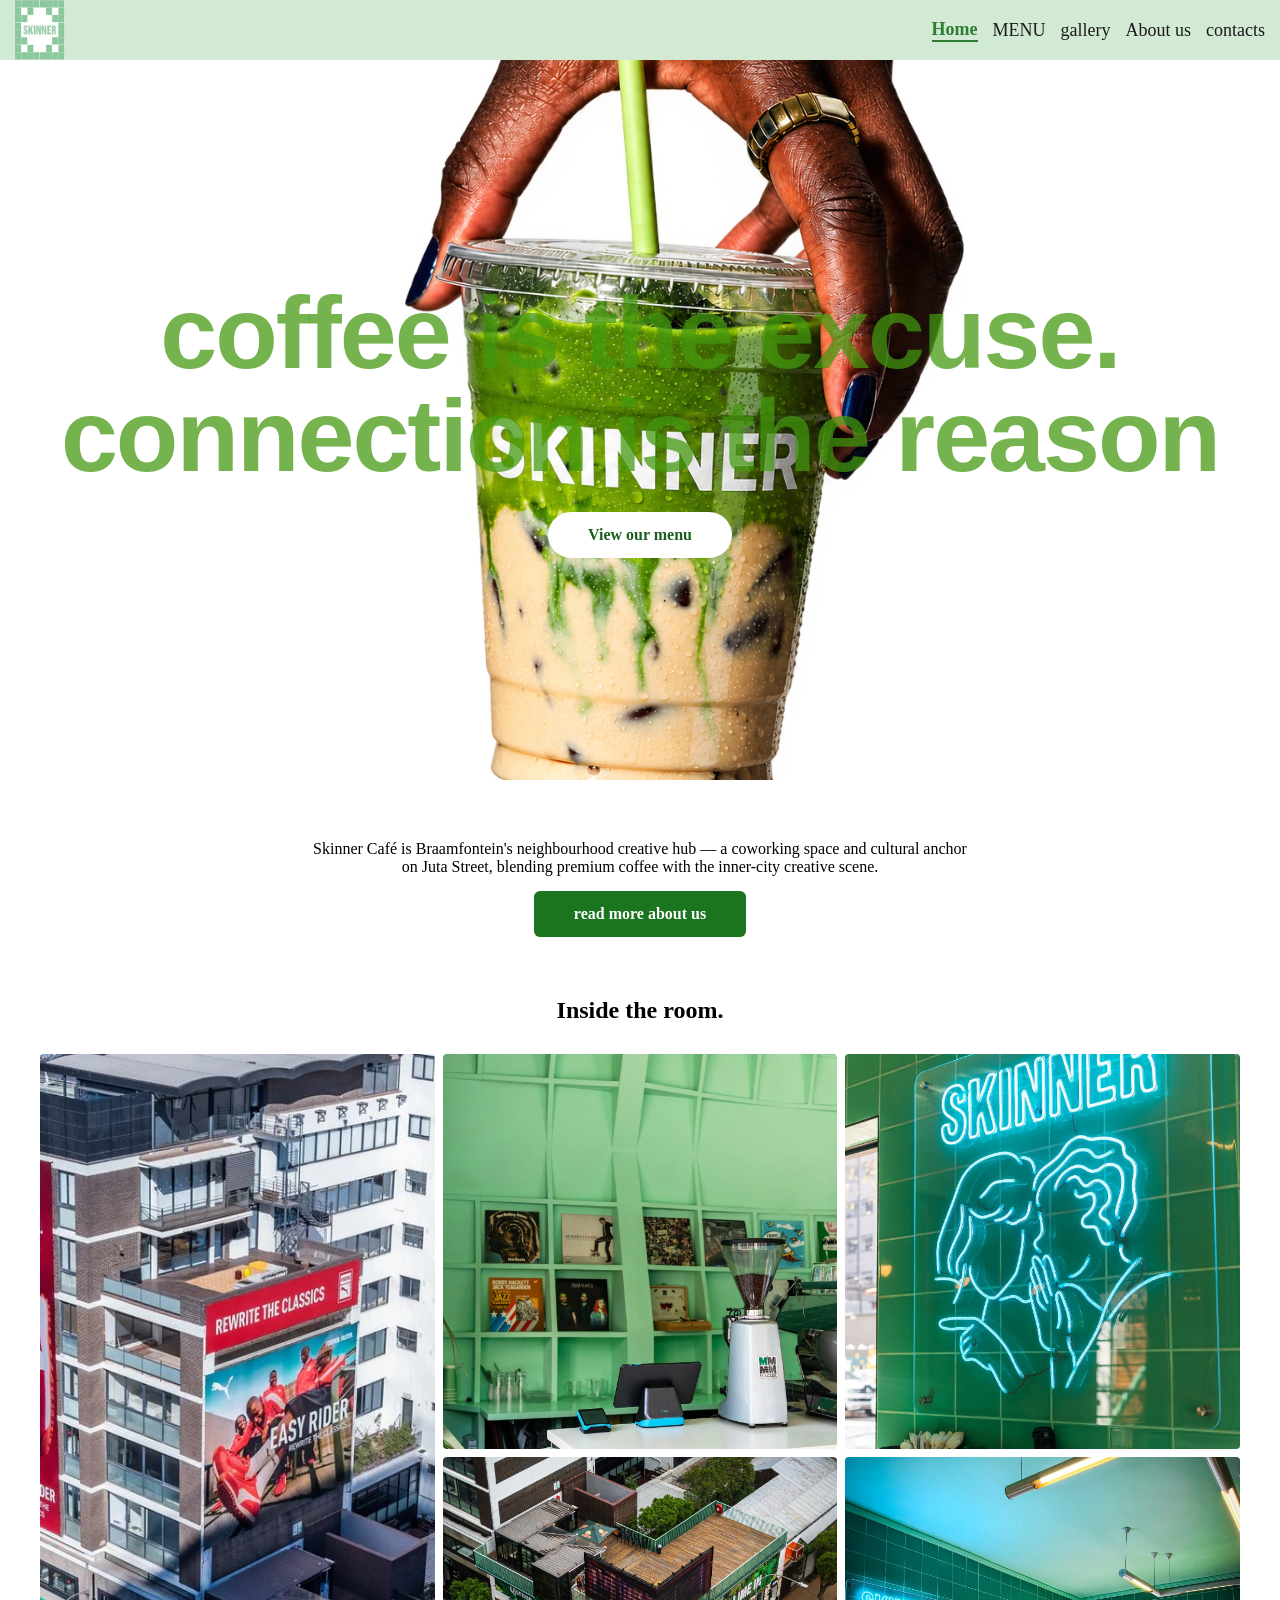
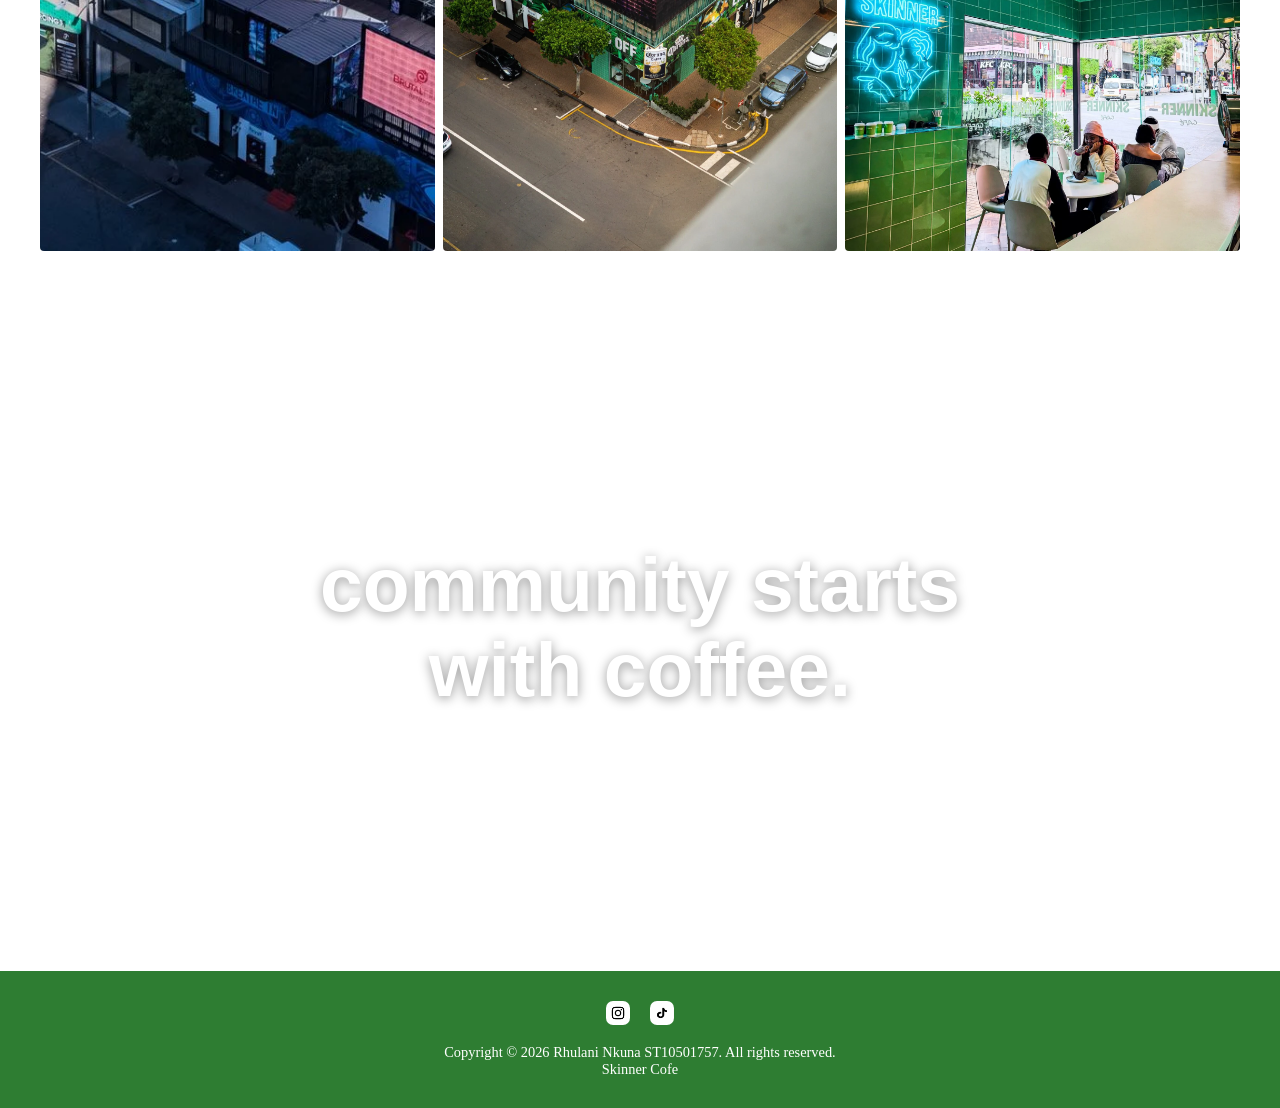
<file: Index.html>
<!DOCTYPE html>
<html lang="en">
<head>
    <meta charset="UTF-8">
    <meta name="viewport" content="width=device-width, initial-scale=1.0">
    <meta name="description" content="Skinner Café is Braamfontein's neighbourhood creative hub on Juta Street: premium coffee, freezos, breakfast and a coworking space for students and creatives.">
    <meta name="keywords" content="Cofe,Cofe shop,Cofe shope at bram">
    <meta name="author" content="Rhulani">
    <title>Skinner Café | Coffee Shop &amp; Coworking Space in Braamfontein</title>
    <link rel="stylesheet" href="CSS/Style.css">
    <script src="JS/javascreapt.js" defer></script>
</head>
 <!--HEADER Displays the Skinner Cafe logo at the top of every page-->
<body >
    <div class="box">
    
    <!--NAVIGATION-->
    <nav>
         <div class="LOGO">
        <img src="Images/LOGO.jpg" style="width: 50px; height: 60px;" alt="">
        
        </div>
       <div class="navigations">
            <ul >
                <a href="Index.html">Home</a>
                <a href="Menu.html">MENU</a>
                <a href="gallery.html">gallery</a>
                <a href="About.html">About us</a>
                <a href="contacts.html">contacts</a>
            </ul>
        </div>
    </nav>
    <!--MAIN CONTENT-->
    <main>
        <!--HERO SECTION-->

        <div class="hero-section">

            <img src="Images/landing page bg.png" alt="" class="hero-bg">

            <div class="hero-content">
                <h1>Coffee is the excuse. <br/> Connection is the reason</h1>
                <a href="Menu.html" class="hero-btn">View our menu</a>
            </div>

    </div>
    <!--INTRO / ABOUT TEASER-->
     
    <div class="home-intro">
        <p>Skinner Café is Braamfontein's neighbourhood creative hub —
             a coworking space and cultural anchor on Juta Street, blending premium 
             coffee with the inner-city creative scene.</p>
        <a href="about.html" class="read-more">read more about us</a>
    </div>

    <div class="heading"><h2>Inside the room.</h2></div-class>

    <div class="parent">  
        <div class="div1"><img src="Images/deck.webp" alt=""></div>
        <div class="div2"><img src="Images/skinner-1.webp" alt=""></div>
        <div class="div3"><img src="Images/skinner-2.webp" alt=""></div>
        <div class="div4"><img src="Images/skinner-3.webp" alt=""></div>
        <div class="div5"><img src="Images/skinner-5.webp" alt=""></div>
    </div>
    

   <div class="com">
    <div class="com-inner">
        <div class="com1">
            <video autoplay loop muted playsinline>
                <source src="Images/com-1.mp4">
            </video>
        </div>
        <div class="com2">
            <video autoplay loop muted playsinline>
                <source src="Images/com-2.mp4">
            </video>
        </div>
        <div class="com-text">
            <h2>community starts<br>with coffee.</h2>
        </div>
    </div>
</div>

    </main>
    <footer>
       <div class="footer-content">
        <div class="social-links">
            <a href="https://www.instagram.com/skinner_cafe/?hl=en" target="_blank" aria-label="Instagram">
                <img src="Images/instagram-icon.jpg" alt="Instagram">
            </a>
            <a href="https://www.tiktok.com/@playbraam" target="_blank" aria-label="TikTok">
                <img src="Images/tiktok-icon.jpg" alt="TikTok">
            </a>
        </div>
        <p class="copyright">Copyright © 2026 Rhulani Nkuna ST10501757. All rights reserved. <br> Skinner Cofe</p>
    </div>
    </footer>
</div>

</body>
</html>
</file>
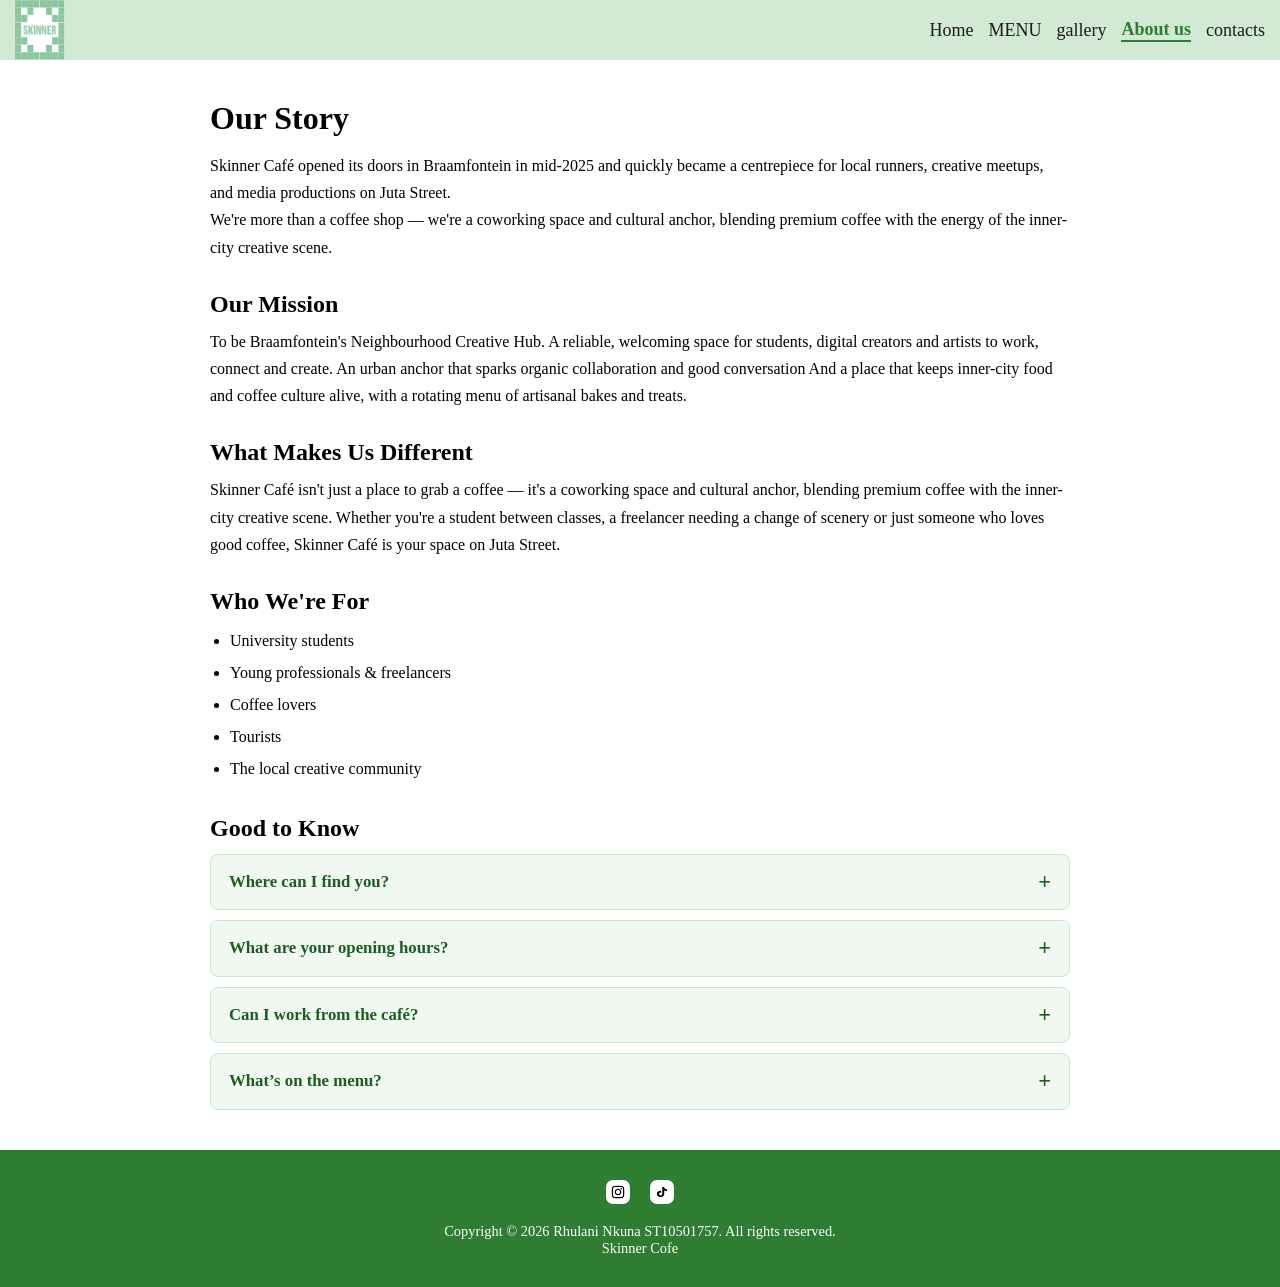
<file: About.html>
<!DOCTYPE html>
<html lang="en">
<head>
    <meta charset="UTF-8">
    <meta name="viewport" content="width=device-width, initial-scale=1.0">
    <meta name="description" content="Skinner Café opened in Braamfontein in mid-2025 as a coffee shop, coworking space and cultural anchor for students, freelancers and creatives on Juta Street.">
    <meta name="keywords" content="Cofe,Cofe shop,Cofe shope at bram">
    <meta name="author" content="Rhulani">
    <title>About Us | Braamfontein's Creative Hub | Skinner Café</title>
    <link rel="stylesheet" href="CSS/StyleAboutus.css">
    <script src="JS/javascreapt.js"defer></script>
</head>
<body>
    <div class="box">
       
    <!--NAVIGATION-->
    <nav>
         <div class="LOGO">
        <img src="Images/LOGO.jpg" style="width: 50px; height: 60px;" alt="">
        </div>
       <div class="navigations">
            <ul >
                <a href="Index.html">Home</a>
                <a href="Menu.html">MENU</a>
                <a href="gallery.html">gallery</a>
                <a href="About.html">About us</a>
                <a href="contacts.html">contacts</a>
            </ul>
        </div>
    </nav>
    <!--MAIN CONTENT-->
    <main>
        <div class="about-section">
            <!-- Page heading + short history/intro -->
            <h1>Our Story</h1>
            <p>Skinner Café opened its doors in Braamfontein in mid-2025 and quickly became a centrepiece for local runners, creative meetups, and media productions on Juta Street.</p>
            <p>We're more than a coffee shop — we're a coworking space and cultural anchor, blending premium coffee with the energy of the inner-city creative scene.</p>
            <!--MISSION-->
            <div class="about-block">
                <h2>Our Mission</h2>
                <p>To be Braamfontein's Neighbourhood Creative Hub. A reliable, welcoming space for students, digital creators and artists to work, connect and create. 
                    An urban anchor that sparks organic collaboration and good conversation And a place that keeps inner-city food and coffee culture alive, with a rotating menu of artisanal bakes and treats.</p>
            </div>
            <!-- DIFFERENTIATOR-->
            <div class="about-block">
                <h2>What Makes Us Different</h2>
                <p>Skinner Café isn't just a place to grab a coffee — it's a coworking space and cultural anchor, blending premium coffee with the inner-city creative scene.
                     Whether you're a student between classes, a freelancer needing a change of scenery or just someone who loves good coffee, Skinner Café is your space on Juta Street.</p>
            </div>
            <!--TARGET AUDIENCE-->
            <div class="about-block">
                <h2>Who We're For</h2>
                <ul class="about-list">
                    <li>University students</li>
                    <li>Young professionals & freelancers</li>
                    <li>Coffee lovers</li>
                    <li>Tourists</li>
                    <li>The local creative community</li>
                </ul>
            </div>
                        <!--TARGET AUDIENCE-->
            

            <!--ACCORDION: quick answers-->
            <div class="accordion">
                <h2>Good to Know</h2>

                <div class="accordion-item">
                    <button class="accordion-header" type="button" aria-expanded="false">
                        <span>Where can I find you?</span><span class="accordion-icon">+</span>
                    </button>
                    <div class="accordion-panel">
                        <div class="accordion-panel-inner">
                            We're at 70 Juta St, Braamfontein, Johannesburg, 2001.
                        </div>
                    </div>
                </div>

                <div class="accordion-item">
                    <button class="accordion-header" type="button" aria-expanded="false">
                        <span>What are your opening hours?</span><span class="accordion-icon">+</span>
                    </button>
                    <div class="accordion-panel">
                        <div class="accordion-panel-inner">
                            Monday to Friday: 7:30AM &ndash; 6PM<br>
                            Saturday: 8AM &ndash; 5PM<br>
                            Sunday: Closed
                        </div>
                    </div>
                </div>

                <div class="accordion-item">
                    <button class="accordion-header" type="button" aria-expanded="false">
                        <span>Can I work from the caf&eacute;?</span><span class="accordion-icon">+</span>
                    </button>
                    <div class="accordion-panel">
                        <div class="accordion-panel-inner">
                            Yes. Skinner Caf&eacute; is a coworking space as well as a coffee shop, built for students, freelancers and creators who want a change of scenery.
                        </div>
                    </div>
                </div>

                <div class="accordion-item">
                    <button class="accordion-header" type="button" aria-expanded="false">
                        <span>What&rsquo;s on the menu?</span><span class="accordion-icon">+</span>
                    </button>
                    <div class="accordion-panel">
                        <div class="accordion-panel-inner">
                            Premium coffee, iced lattes, freezos (including our signature Skinner Freezo), tea, soft drinks and breakfast bites. Browse the full <a href="Menu.html">menu</a>.
                        </div>
                    </div>
                </div>
            </div>
 
        </div>
    </main>
    <!--Social links and copyright. Shared across every page.-->
    <footer>
         <div class="footer-content">
        <div class="social-links">
            <a href="https://www.instagram.com/skinner_cafe/?hl=en" target="_blank" aria-label="Instagram">
                <img src="Images/instagram-icon.jpg" alt="Instagram">
            </a>
            <a href="https://www.tiktok.com/@playbraam" target="_blank" aria-label="TikTok">
                <img src="Images/tiktok-icon.jpg" alt="TikTok">
            </a>
        </div>
        <p class="copyright">Copyright © 2026 Rhulani Nkuna ST10501757. All rights reserved. <br> Skinner Cofe</p>
    </div>
    </footer>

</body>
</html>
</file>
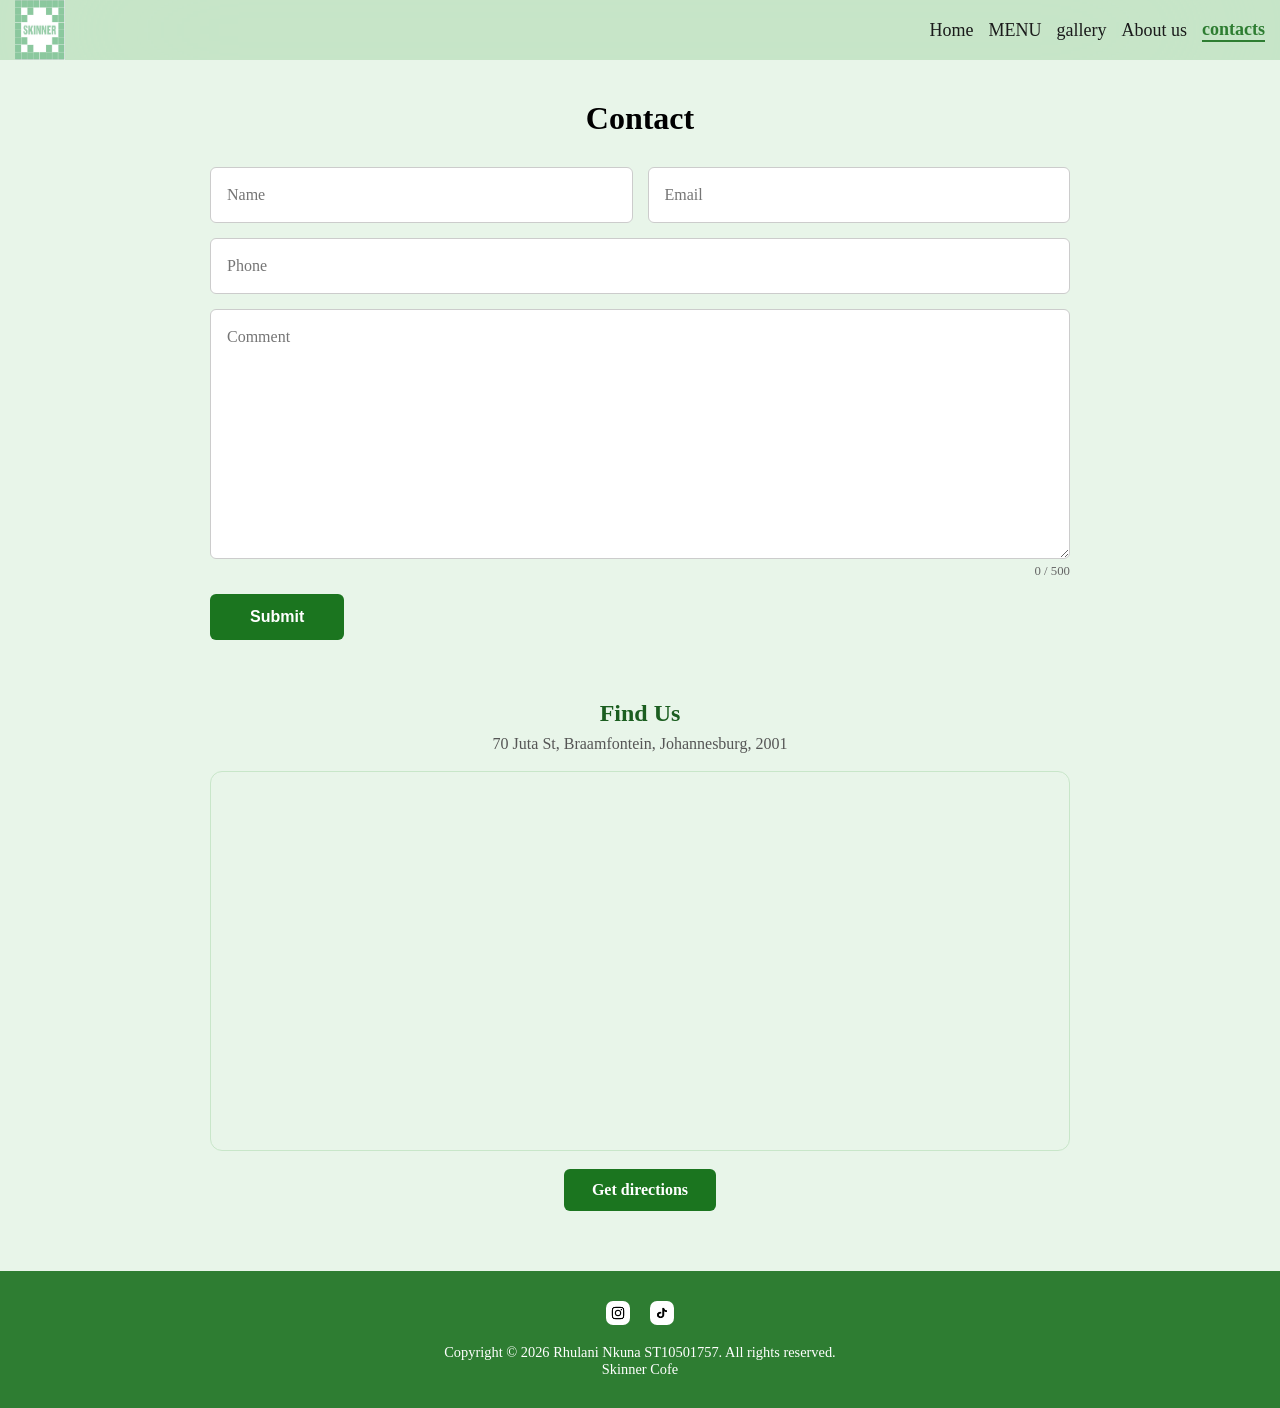
<file: contacts.html>
<!DOCTYPE html>
<html lang="en">
<head>
    <meta charset="UTF-8">
    <meta name="viewport" content="width=device-width, initial-scale=1.0">
    <meta name="description" content="Get in touch with Skinner Café or find us at 70 Juta St, Braamfontein, Johannesburg. Opening hours, map and enquiry form.">
    <meta name="keywords" content="Cofe,Cofe shop,Cofe shope at bram">
    <meta name="author" content="Rhulani">
    <title>Contact &amp; Directions | Skinner Café, Braamfontein</title>
    <link rel="stylesheet" href="CSS/Stylecon.css">
    <script src="JS/javascreapt.js" defer></script>
</head>
<body style="background-color: #E8F5E9 ;">
     <div class="box">
      
    <!--NAVIGATION-->
    <nav>
         <div class="LOGO">
        <img src="Images/LOGO.jpg" style="width: 50px; height: 60px;" alt="">
        </div>
       <div class="navigations">
            <ul >
                <a href="Index.html">Home</a>
                <a href="Menu.html">MENU</a>
                <a href="gallery.html">gallery</a>
                <a href="About.html">About us</a>
                <a href="contacts.html">contacts</a>
            </ul>
        </div>
    </nav>
    <!--MAIN CONTENT
    CONTACT PAGE 
     Simple enquiry form: name, email, phone, and a comment field-->
    <main>
        <div class="contact-section">
            <h1>Contact</h1>
            <form class="contact-form">
                <div class="form-row">
                    <input type="text" name="name" placeholder="Name" required>
                    <input type="email" name="email" placeholder="Email" required>
                </div>
                <input type="tel" name="phone" placeholder="Phone" class="full-width">
                <textarea name="comment" placeholder="Comment" class="full-width" rows="10"></textarea>
                <button type="submit">Submit</button>
            </form>
        </div>
        <!--MAP-->
         <div class="map-section">
            <h2>Find Us</h2>
            <p>70 Juta St, Braamfontein, Johannesburg, 2001</p>
            <iframe
                id="map"
                title="Map showing the location of Skinner Café"
                src="https://www.google.com/maps?q=70+Juta+St,+Braamfontein,+Johannesburg,+2001&output=embed"
                loading="lazy" allowfullscreen
                referrerpolicy="no-referrer-when-downgrade"></iframe>
            <div class="map-wrap">
                <a class="map-directions" target="_blank" rel="noopener"
                   href="https://www.google.com/maps/dir/?api=1&destination=70+Juta+St,+Braamfontein,+Johannesburg,+2001">Get directions</a>
            </div>
    </main>
    <!--Social links and copyright. Shared across every page.-->
    <footer>
        <div class="footer-content">
        <div class="social-links">
            <a href="https://www.instagram.com/skinner_cafe/?hl=en" target="_blank" aria-label="Instagram">
                <img src="Images/instagram-icon.jpg" alt="Instagram">
            </a>
            <a href="https://www.tiktok.com/@playbraam" target="_blank" aria-label="TikTok">
                <img src="Images/tiktok-icon.jpg" alt="TikTok">
            </a>
        </div>
        <p class="copyright">Copyright © 2026 Rhulani Nkuna ST10501757. All rights reserved. <br> Skinner Cofe</p>
    </div>
    </footer>
</body>
</html>
</file>
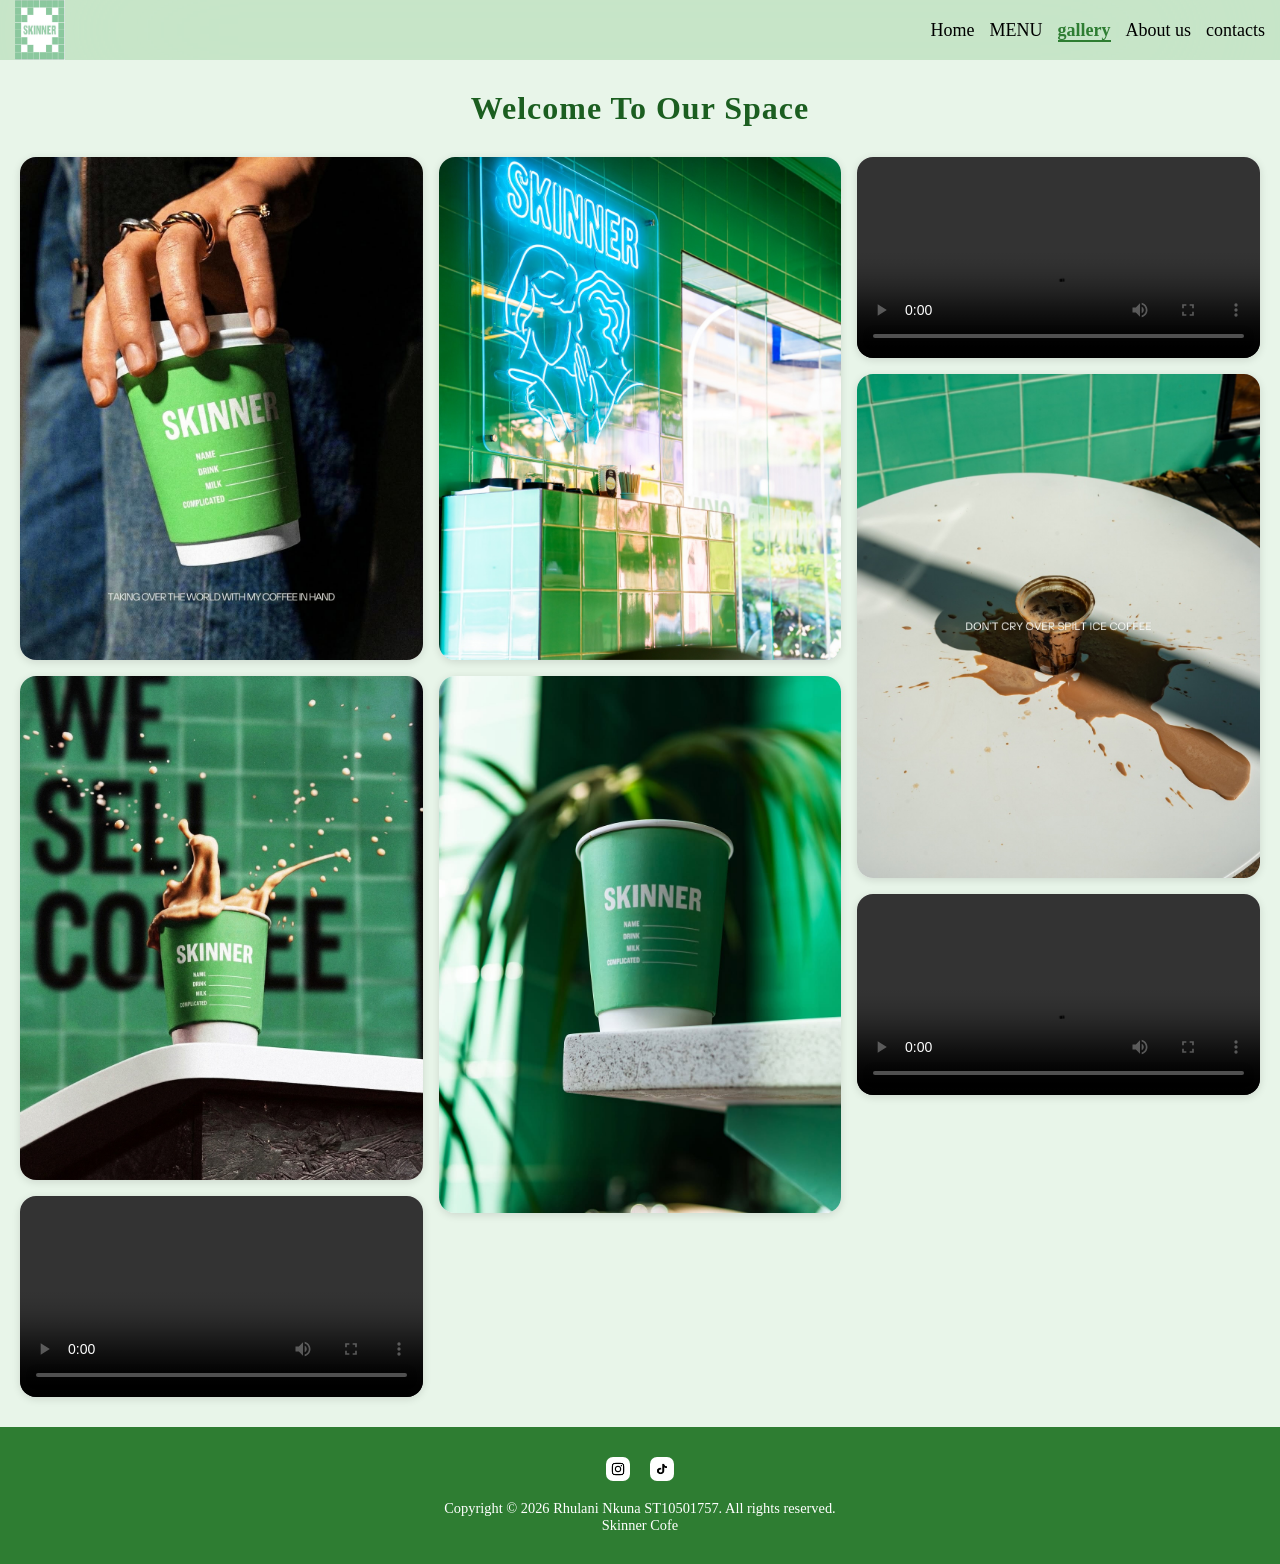
<file: gallery.html>
<!DOCTYPE html>
<html lang="en">
<head>
    <meta charset="UTF-8">
    <meta name="viewport" content="width=device-width, initial-scale=1.0">
    <meta name="description" content="Photos and videos from inside Skinner Café, the coffee shop and coworking space on Juta Street in Braamfontein, Johannesburg.">
    <meta name="keywords" content="Cofe,Cofe shop,Cofe shope at bram">
    <meta name="author" content="Rhulani">
    <title>Gallery | Inside Skinner Café, Braamfontein</title>
    <link rel="stylesheet" href="CSS/StyleGallery.css">
    <script src="JS/javascreapt.js" defer></script>
</head>
<body style="background-color: #E8F5E9;">
    <div class="box">

    <!--NAVIGATION-->
    <nav>
        <div class="LOGO">
            <img src="Images/LOGO.jpg" style="width: 50px; height: 60px;" alt="Skinner Cafe Logo">
        </div>
        <div class="navigations">
            <ul>
                <li><a href="Index.html">Home</a></li>
                <li><a href="Menu.html">MENU</a></li>
                <li><a href="gallery.html">gallery</a></li>
                <li><a href="About.html">About us</a></li>
                <li><a href="contacts.html">contacts</a></li>
            </ul>
        </div>
    </nav>

    <!--MAIN CONTENT-->
    <main>
        <h1 class="gallery-title">Welcome to our space</h1>

        <!-- Pinterest-style masonry grid -->
       <div class="gallery-grid">

            <div class="gallery-item">
                <img src="Images/Skinner Gallary/GALLARY PE.jpg" alt="Gallery image">
            </div>

            <div class="gallery-item">
                <img src="Images/Skinner Gallary/P COFE CUP D.jpg" alt="Coffee cup">
            </div>

            <div class="gallery-item">
                <video controls>
                    <source src="Images/Skinner Gallary/vid 1.mp4" type="video/mp4">
                </video>
            </div>

            <div class="gallery-item">
                <img src="Images/Skinner Gallary/SKINNER LIGHT PIC.jpg" alt="Skinner lights">
            </div>

            <div class="gallery-item">
                <img src="Images/Skinner Gallary/Skinner cup gallary.jpg" alt="Skinner cup">
            </div>

            <div class="gallery-item">
                <video controls>
                    <source src="Images/Skinner Gallary/vid 2.mp4" type="video/mp4">
                </video>
            </div>

            <div class="gallery-item">
                <img src="Images/Skinner Gallary/P SLOGEN.jpg" alt="Slogan">
            </div>

            <div class="gallery-item">
                <video controls>
                    <source src="Images/Skinner Gallary/vid 3.mp4" type="video/mp4">
                </video>
            </div>

        </div>
    </main>

    <!--FOOTER-->
    <footer>
        <div class="footer-content">
            <div class="social-links">
                <a href="https://www.instagram.com/skinner_cafe/?hl=en" target="_blank" aria-label="Instagram">
                    <img src="Images/instagram-icon.jpg" alt="Instagram">
                </a>
                <a href="https://www.tiktok.com/@playbraam" target="_blank" aria-label="TikTok">
                    <img src="Images/tiktok-icon.jpg" alt="TikTok">
                </a>
            </div>
            <p class="copyright">Copyright © 2026 Rhulani Nkuna ST10501757. All rights reserved. <br> Skinner Cofe</p>
        </div>
    </footer>

    </div>
    
</body>
</html>
</file>
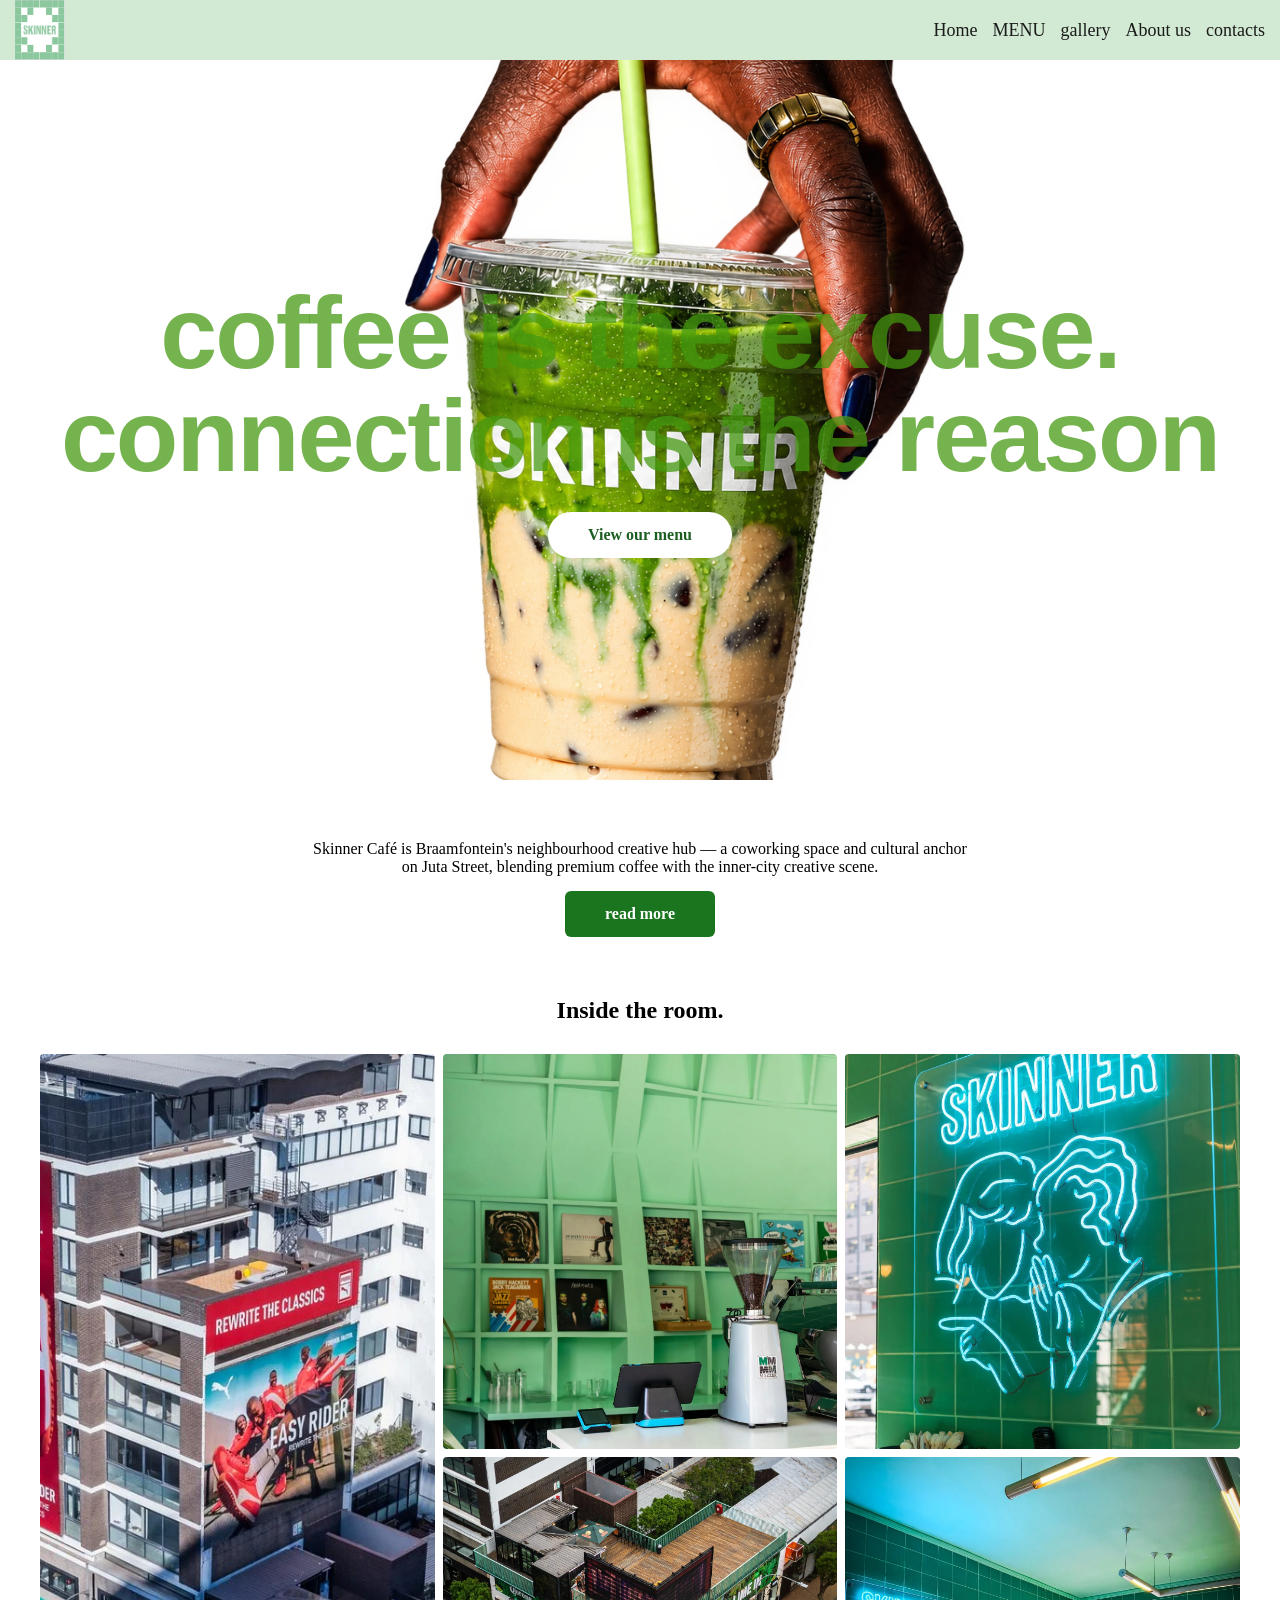
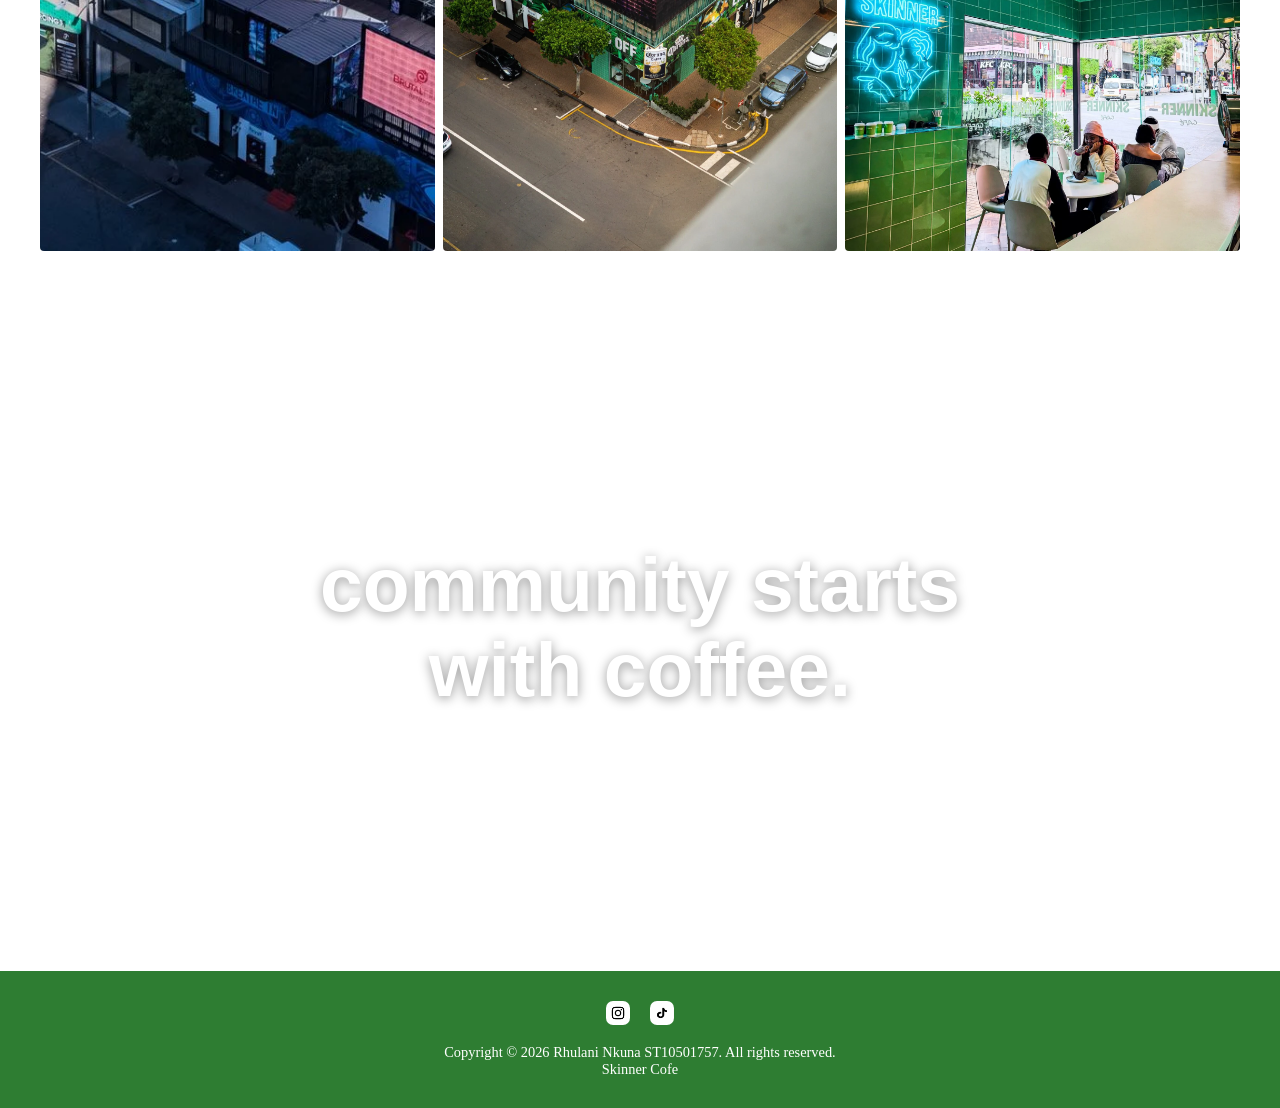
<file: Home.html>
<!DOCTYPE html>
<html lang="en">
<head>
    <meta charset="UTF-8">
    <meta name="viewport" content="width=device-width, initial-scale=1.0">
    <title>Skinner Cofe</title>
    <link rel="stylesheet" href="CSS/Style.css">
</head>
 <!--HEADER Displays the Skinner Cafe logo at the top of every page-->
<body >
    <div class="box">
    
    <!--NAVIGATION-->
    <nav>
         <div class="LOGO">
        <img src="Images/LOGO.jpg" style="width: 50px; height: 60px;" alt="">
        
        </div>
       <div class="navigations">
            <ul >
                <a href="Home.html">Home</a>
                <a href="Menu.html">MENU</a>
                <a href="gallery.html">gallery</a>
                <a href="About.html">About us</a>
                <a href="contacts.html">contacts</a>
            </ul>
        </div>
    </nav>
    <!--MAIN CONTENT-->
    <main>
        <!--HERO SECTION-->

        <div class="hero-section">

            <img src="Images/landing page bg.png" alt="" class="hero-bg">

            <div class="hero-content">
                <h1>Coffee is the excuse. <br/> Connection is the reason</h1>
                <a href="Menu.html" class="hero-btn">View our menu</a>
            </div>

    </div>
    <!--INTRO / ABOUT TEASER-->
     
    <div class="home-intro">
        <p>Skinner Café is Braamfontein's neighbourhood creative hub —
             a coworking space and cultural anchor on Juta Street, blending premium 
             coffee with the inner-city creative scene.</p>
        <a href="About.html" class="read-more">read more</a>
    </div>

    <div class="heading"><h2>Inside the room.</h2></div-class>

    <div class="parent">  
        <div class="div1"><img src="Images/deck.webp" alt=""></div>
        <div class="div2"><img src="Images/skinner-1.webp" alt=""></div>
        <div class="div3"><img src="Images/skinner-2.webp" alt=""></div>
        <div class="div4"><img src="Images/skinner-3.webp" alt=""></div>
        <div class="div5"><img src="Images/skinner-5.webp" alt=""></div>
    </div>

   <div class="com">
    <div class="com-inner">
        <div class="com1">
            <video autoplay loop muted playsinline>
                <source src="Images/com-1.mp4">
            </video>
        </div>
        <div class="com2">
            <video autoplay loop muted playsinline>
                <source src="Images/com-2.mp4">
            </video>
        </div>
        <div class="com-text">
            <h2>community starts<br>with coffee.</h2>
        </div>
    </div>
</div>

    </main>
    <footer>
       <div class="footer-content">
        <div class="social-links">
            <a href="https://www.instagram.com/skinner_cafe/?hl=en" target="_blank" aria-label="Instagram">
                <img src="Images/instagram-icon.jpg" alt="Instagram">
            </a>
            <a href="https://www.tiktok.com/@playbraam" target="_blank" aria-label="TikTok">
                <img src="Images/tiktok-icon.jpg" alt="TikTok">
            </a>
        </div>
        <p class="copyright">Copyright © 2026 Rhulani Nkuna ST10501757. All rights reserved. <br> Skinner Cofe</p>
    </div>
    </footer>
</div>
</body>
</html>
</file>
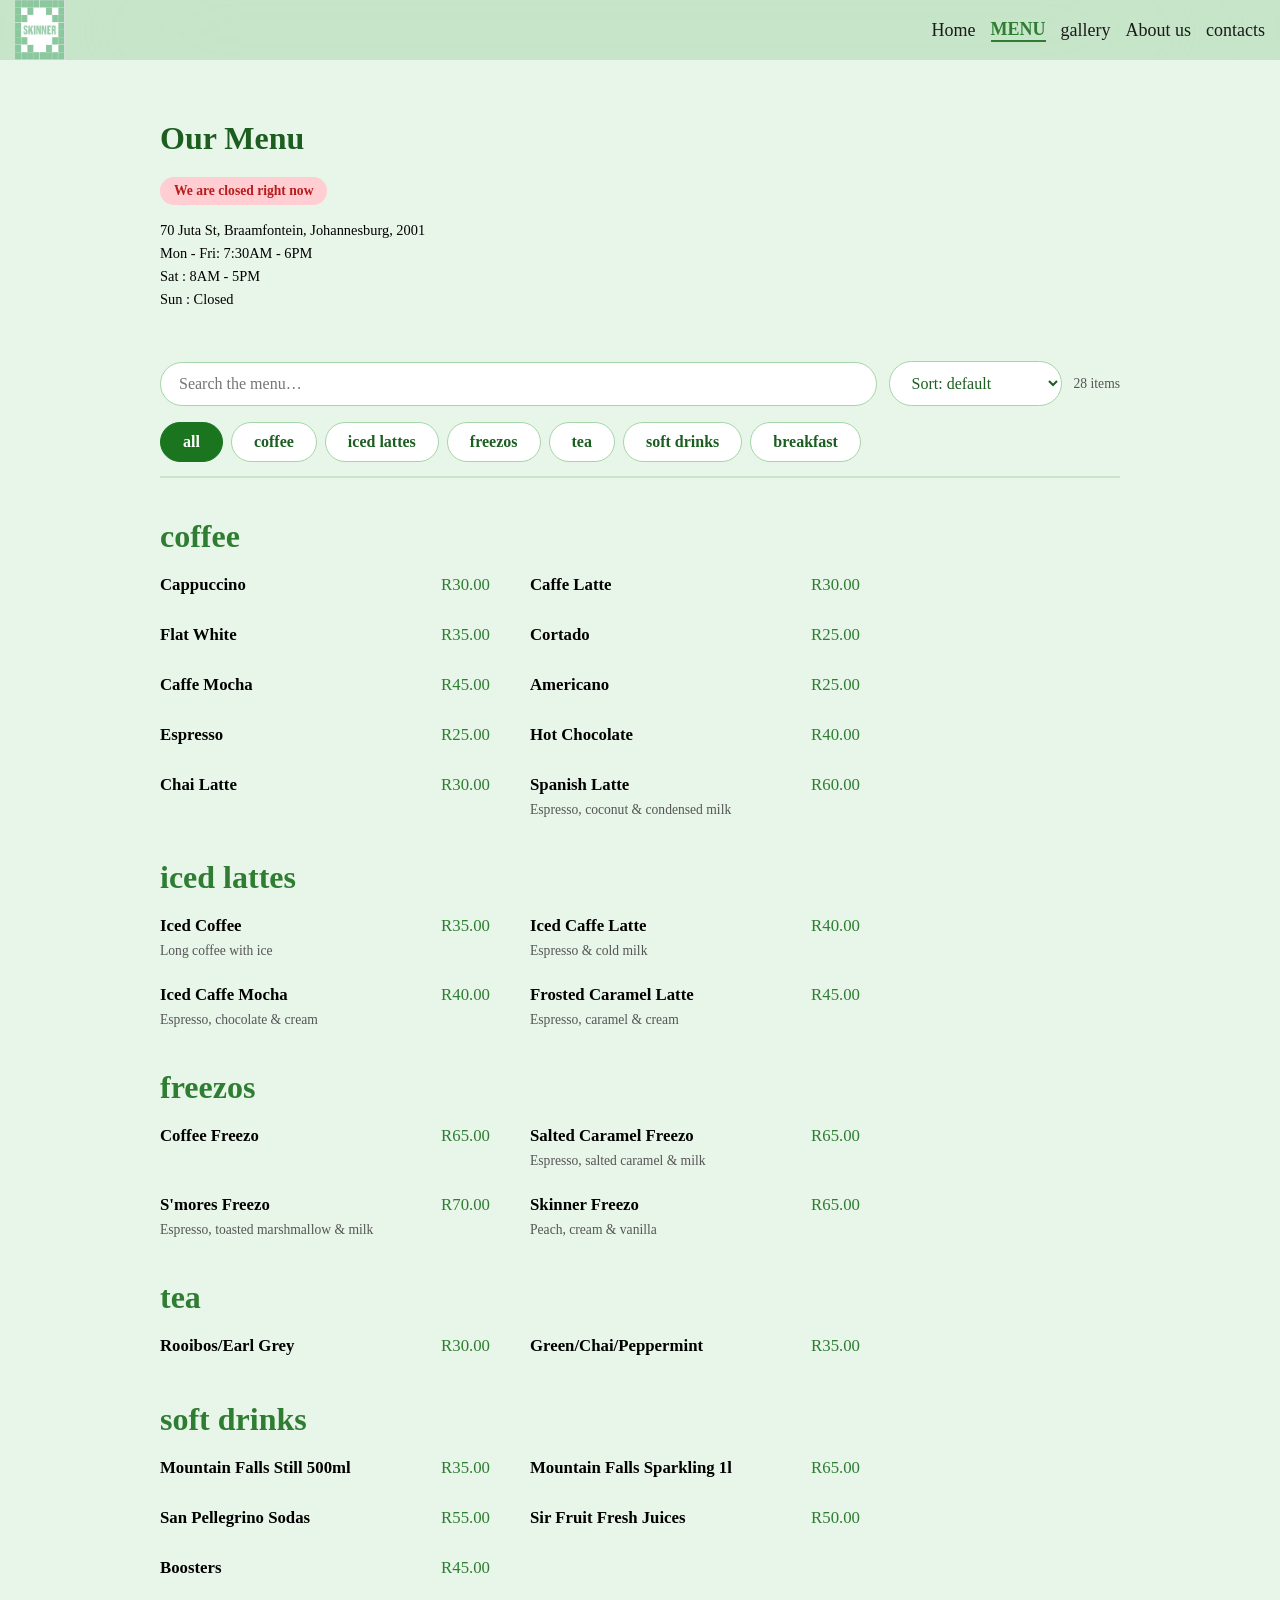
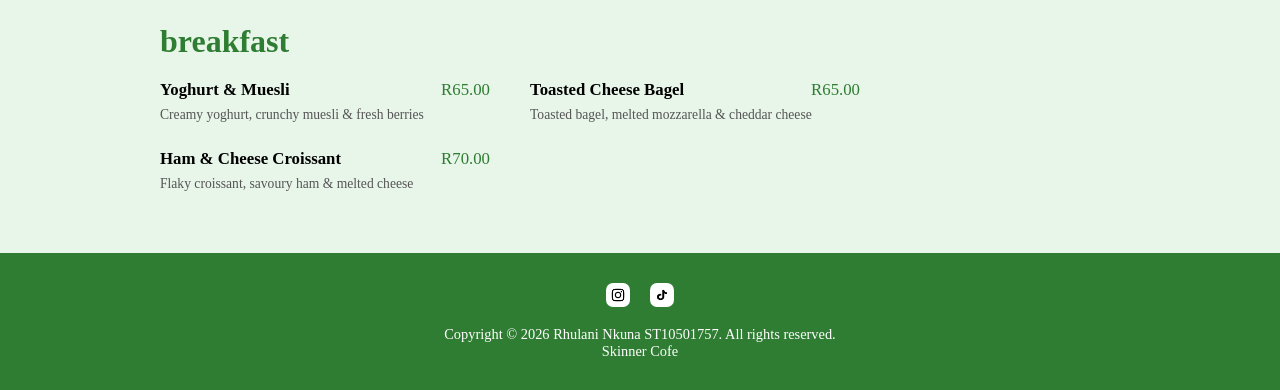
<file: Menu.html>
<!DOCTYPE html>
<html lang="en">
<head>
    <meta charset="UTF-8">
    <meta name="viewport" content="width=device-width, initial-scale=1.0">
    <meta name="description" content="Browse the Skinner Café menu: cappuccinos, iced lattes, freezos, tea and breakfast from R25. 70 Juta St, Braamfontein, Johannesburg.">
    <meta name="keywords" content="Cofe,Cofe shop,Cofe shope at bram">
    <meta name="author" content="Rhulani">
    <title>Menu | Skinner Café</title>
    <link rel="stylesheet" href="CSS/StyleMenu.css">
    <script src="JS/javascreapt.js" defer></script>
</head>
<body style="background-color: #E8F5E9 ;">
     <div class="box">
  
    <!--NAVIGATION-->
    <nav>
        <div class="LOGO">
        <img src="Images/LOGO.jpg" style="width: 50px; height: 60px;" alt="">
        </div>
       <div class="navigations">
            <ul >
                <a href="Index.html">Home</a>
                <a href="Menu.html">MENU</a>
                <a href="gallery.html">gallery</a>
                <a href="About.html">About us</a>
                <a href="contacts.html">contacts</a>
            </ul>
        </div>
    </nav>
    <!--MAIN CONTENT-->
    <main>
    <div class="menu-section">

                <h1 class="menu-title">Our Menu</h1>

        <div class="menu-info">
           
            <ul>
                <li> 70 Juta St, Braamfontein, Johannesburg, 2001</li>
                <li>Mon - Fri: 7:30AM - 6PM</li>
                <li>Sat : 8AM - 5PM</li>
                <li>Sun : Closed </li>
            </ul>
        </div>
        <!--SEARCH + SORT-->
        <div class="menu-toolbar">
            <input type="search" id="menu-search" class="menu-search" placeholder="Search the menu…" aria-label="Search the menu">
            <select id="menu-sort" class="menu-sort" aria-label="Sort the menu">
                <option value="default">Sort: default</option>
                <option value="price-asc">Price: low to high</option>
                <option value="price-desc">Price: high to low</option>
                <option value="name">Name: A to Z</option>
            </select>
            <span id="menu-count" class="menu-count" aria-live="polite"></span>
        </div>

        <!--CATEGORY BUTTONS (built by JS)-->
        <div id="menu-tabs" class="menu-tabs" role="group" aria-label="Menu categories"></div>

        
        <div id="menu-results" class="menu-panel"></div>

    </div>
    </main>
    <!--Social links and copyright. Shared across every page.-->
    <footer>
<div class="footer-content">
        <div class="social-links">
            <a href="https://www.instagram.com/skinner_cafe/?hl=en" target="_blank" aria-label="Instagram">
                <img src="Images/instagram-icon.jpg" alt="Instagram">
            </a>
            <a href="https://www.tiktok.com/@playbraam" target="_blank" aria-label="TikTok">
                <img src="Images/tiktok-icon.jpg" alt="TikTok">
            </a>
        </div>
        <p class="copyright">Copyright © 2026 Rhulani Nkuna ST10501757. All rights reserved. <br> Skinner Cofe</p>
    </div>    
</footer>
    
</body>
</html>
</file>
<file: CSS/Style.css>
*{
    margin: 0;
    padding: 0;
    box-sizing: border-box;
}

/* Images never overflow their container */
img{
    max-width: 100%;
    height: auto;
}

.box{
    display: grid;
    grid-gap: 0;
    grid-template-columns: 200px minmax(0, 1fr);
}

nav{
    grid-row: 1 / 2;
    grid-column: 1 / -1;
    background-color: rgba(165, 214, 167, 0.5);
    -webkit-backdrop-filter: blur(100px);
    backdrop-filter: blur(100px);
    display: flex;
    flex-wrap: wrap;
    justify-content: space-between;
    align-items: center;
    gap: 8px 20px;
    padding: 0 15px;
}

main{
    grid-row: 2 / 3;
    grid-column: 1 / -1;
    height: max-content;
}

footer{
    grid-row: 3 / 4;
    grid-column: 1 / -1;
    background-color: #2E7D32;
    padding: 30px 20px;
    text-align: center;
}

.LOGO img{
    display: block;
}

.navigations ul{
    display: flex;
    flex-wrap: wrap;
    align-items: center;
    gap: 15px;
    list-style: none;
    margin: 0;
    padding: 0;
    font-size: 18px;
}

.navigations ul a{
    text-decoration: none;
    color: #1b1b1b;
}

/* ── HERO ── */
.hero-section{
    position: relative;
    width: 100%;
    height: 80vh;
    height: 80svh;
    min-height: 280px;
    overflow: hidden;
    display: flex;
    justify-content: center;
    align-items: center;
    text-align: center;
}

.hero-section img{
    position: absolute;
    top: 0;
    left: 0;
    width: 100%;
    height: 100%;
    object-fit: cover;
    z-index: 1;
}

.hero-content{
    position: relative;
    z-index: 2;
    padding: 20px;
}

.hero-content h1{
    color: rgba(67, 151, 15, 0.733);
    font-size: clamp(3rem, 8vw, 7rem);
    font-weight: 900;
    font-family: Arial Black, sans-serif;
    text-shadow: none;
    overflow-wrap: break-word;
    line-height: 1;
    letter-spacing: -2px;
    text-transform: lowercase;
}
.hero-btn{
    display: inline-block;
    margin-top: 25px;
    background-color: #ffffff;
    color: #1b5e20;
    padding: 14px 40px;
    font-size: 1rem;
    font-weight: 700;
    border-radius: 50px;
    text-decoration: none;
    transition: background-color 0.25s ease, color 0.25s ease;
}
.hero-btn:hover{
    background-color: #1b5e20;
    color: #ffffff;
}

/* ── INTRO ── */
.home-intro{
    max-width: 700px;
    margin: clamp(30px, 6vw, 60px) auto;
    padding: 0 20px;
    text-align: center;
}

.read-more{
    display: inline-block;
    margin-top: 15px;
    background-color: #1b751f;
    color: #fff;
    border: none;
    padding: 14px 40px;
    font-size: 16px;
    font-weight: 600;
    border-radius: 6px;
    cursor: pointer;
    transition: background-color 0.2s;
    text-decoration: none;
}

.read-more:hover{
    background-color: #256a29;
    text-decoration: none;
}

/* ── GALLERY ── */
.parent{
    display: grid;
    grid-template-columns: repeat(3, minmax(0, 1fr));
    grid-template-rows: 1fr 1fr;
    gap: 8px;
    width: 100%;
    max-width: 1220px;
    margin: 0 auto;
    padding: 30px 10px 60px;
}

.parent img{
    width: 100%;
    height: 100%;
    object-fit: cover;
    display: block;
    border-radius: 4px;
}

.heading{
    text-align: center;
    margin-bottom: 30px;
}

.div1{
    grid-column: 1 / 2;
    grid-row: 1 / 3;
    align-self: stretch;
    contain: size;
    min-height: 0;
}

.div2{
    grid-column: 2 / 3;
    grid-row: 1 / 2;
    aspect-ratio: 1 / 1;
}

.div3{
    grid-column: 3 / 4;
    grid-row: 1 / 2;
    aspect-ratio: 1 / 1;
}

.div4{
    grid-column: 2 / 3;
    grid-row: 2 / 3;
    aspect-ratio: 1 / 1;
}

.div5{
    grid-column: 3 / 4;
    grid-row: 2 / 3;
    aspect-ratio: 1 / 1;
}

/* ── VIDEO SECTION ── */
.com{
    width: 100%;
    margin: 0;
    padding: 0;
}

.com-inner{
    position: relative;
    width: 100%;
    height: 70vh;
    height: 70svh;
    display: grid;
    grid-template-columns: 1fr 1fr;
    gap: 4px;
    overflow: hidden;
}

.com1,
.com2{
    position: relative;
    width: 100%;
    height: 100%;
    overflow: hidden;
}

.com1 video,
.com2 video{
    width: 100%;
    height: 100%;
    object-fit: cover;
    display: block;
}

/* text overlaid across both videos */
.com-text{
    position: absolute;
    top: 50%;
    left: 50%;
    transform: translate(-50%, -50%);
    z-index: 10;
    width: 80%;
    text-align: center;
    pointer-events: none;
}

.com-text h2{
    font-size: clamp(2rem, 6vw, 5rem);
    font-weight: 900;
    color: white;
    text-shadow: 0 2px 12px rgba(0,0,0,0.4);
    line-height: 1.1;
    font-family: Arial Black, sans-serif;
}

/* ── FOOTER ── */
.footer-content{
    display: flex;
    flex-direction: column;
    align-items: center;
    gap: 15px;
}

.social-links{
    display: flex;
    flex-wrap: wrap;
    justify-content: center;
    gap: 20px;
}

.social-links img{
    width: 24px;
    height: 24px;
    border-radius: 7px;
    transition: opacity 0.2s;
}

.copyright{
    color: white;
    font-size: 0.9rem;
}

/* ── TABLET (max 768px) ── */
@media (max-width: 768px) {

    .box{
        grid-template-columns: minmax(0, 1fr);
    }

    nav{
        flex-direction: column;
        align-items: center;
        padding: 10px 15px;
        gap: 8px;
    }

    .navigations ul{
        justify-content: center;
        gap: 10px 14px;
        font-size: 15px;
    }

    .navigations ul a{
        display: inline-block;
        padding: 6px 4px;
    }

    .hero-section{
        height: 60vh;
        height: 60svh;
    }

    .parent{
        grid-template-columns: repeat(2, minmax(0, 1fr));
        grid-template-rows: none;
        padding: 20px 10px 40px;
    }

    .div1{
        grid-column: 1 / -1;
        grid-row: auto;
        align-self: auto;
        contain: none;
        aspect-ratio: 16 / 10;
    }

    .div2,
    .div3,
    .div4,
    .div5{
        grid-column: auto;
        grid-row: auto;
    }

    .com-inner{
        height: 50vh;
        height: 50svh;
        gap: 3px;
    }

    .com-text{
        width: 90%;
    }

    .home-intro{
        margin: 40px auto;
    }
}

/* ── MOBILE (max 480px) ── */
@media (max-width: 480px) {

    nav{
        padding: 10px;
    }

    .LOGO img{
        width: 40px !important;
        height: 50px !important;
    }

    .navigations ul{
        gap: 4px 10px;
        font-size: 14px;
    }

    .hero-section{
        height: 50vh;
        height: 50svh;
        min-height: 240px;
    }

    .home-intro{
        padding: 0 15px;
    }

    .home-intro p{
        font-size: 0.95rem;
    }

    .read-more{
        padding: 12px 28px;
    }

    .parent{
        gap: 6px;
        padding: 16px 8px 32px;
    }

    .com-inner{
        height: 40vh;
        height: 40svh;
    }

    footer{
        padding: 24px 15px;
    }

    .copyright{
        font-size: 0.8rem;
    }
}
/* ── Mobile menu (hamburger) ── */
.nav-toggle{
    display: none;
    width: 44px;
    height: 44px;
    padding: 0;
    background: none;
    border: none;
    border-radius: 8px;
    cursor: pointer;
    flex-direction: column;
    align-items: center;
    justify-content: center;
    gap: 6px;
}
.nav-toggle span{
    display: block;
    width: 26px;
    height: 3px;
    background: #1b1b1b;
    border-radius: 3px;
    transition: transform 0.3s ease, opacity 0.2s ease;
}
.nav-toggle:hover{ background: rgba(46, 125, 50, 0.12); }
.nav-toggle:focus-visible{ outline: 2px solid #2E7D32; outline-offset: 2px; }
.nav-toggle[aria-expanded="true"] span:nth-child(1){ transform: translateY(9px) rotate(45deg); }
.nav-toggle[aria-expanded="true"] span:nth-child(2){ opacity: 0; }
.nav-toggle[aria-expanded="true"] span:nth-child(3){ transform: translateY(-9px) rotate(-45deg); }

@keyframes navDrop{
    from{ opacity: 0; transform: translateY(-6px); }
    to{ opacity: 1; transform: none; }
}

@media (max-width: 768px){
    nav{
        flex-direction: row;
        flex-wrap: wrap;
        justify-content: space-between;
        align-items: center;
        gap: 0;
        padding: 8px 15px;
    }
    .nav-toggle{ display: flex; }

    /* links hidden until the button is pressed */
    .navigations{
        display: none;
        flex: 0 0 100%;
        width: 100%;
    }
    nav.nav-open .navigations{
        display: block;
        animation: navDrop 0.25s ease;
    }
    .navigations ul{
        flex-direction: column;
        align-items: stretch;
        justify-content: flex-start;
        gap: 0;
        padding: 4px 0 10px;
        font-size: 17px;
    }
    .navigations ul a{
        display: block;
        padding: 13px 6px;
        border-bottom: 1px solid rgba(46, 125, 50, 0.2);
    }
    .navigations ul > a:last-child,
    .navigations ul > li:last-child > a{
        border-bottom: none;
    }
    .navigations ul a.active{
        border-bottom: 1px solid rgba(46, 125, 50, 0.2);
    }
}
/* Scroll-reveal animation */
.reveal{
    opacity: 0;
    transform: translateY(28px);
    transition: opacity 0.7s ease, transform 0.7s ease;
}
.reveal.is-visible{
    opacity: 1;
    transform: none;
}
@media (prefers-reduced-motion: reduce){
    .reveal{ opacity: 1; transform: none; transition: none; }
}

/* Current page in the nav */
.navigations a.active{
    color: #2E7D32 !important;
    font-weight: 700;
    border-bottom: 2px solid #2E7D32;
}

/* Back to top button */
.back-to-top{
    position: fixed;
    right: 20px;
    bottom: 20px;
    width: 44px;
    height: 44px;
    border: none;
    border-radius: 50%;
    background: #1b751f;
    color: #fff;
    font-size: 20px;
    cursor: pointer;
    opacity: 0;
    visibility: hidden;
    transform: translateY(10px);
    transition: opacity 0.3s, transform 0.3s, visibility 0.3s, background-color 0.2s;
    z-index: 900;
}
.back-to-top.show{
    opacity: 1;
    visibility: visible;
    transform: none;
}
.back-to-top:hover{ background: #256a29; }
</file>
<file: CSS/StyleAboutus.css>
*{
    margin: 0;
    padding: 0;
    box-sizing: border-box;
}
.box{
    display: grid;
    grid-gap: 0;
    grid-template-columns: 200px 1fr;
}

nav{
    grid-row: 1 / 2 ;
    grid-column: 1 / 3;
    background-color: rgba(165, 214, 167, 0.5);
    backdrop-filter: blur(100px);
    display: flex;
    justify-content: space-between;
    align-items: center;
    padding: 0 15px;
}
main{
   grid-row: 2 / 3 ;
    grid-column: 1 / 3;
    height: max-content;
}
footer{
    grid-row: 3 / 4 ;
    grid-column: 1 / 3;
}
.LOGO img{
    display: block;
}

.navigations ul{
    display: flex;
    align-items: center;
    gap: 15px;
    list-style: none;
    margin: 0;
    padding: 0;
    font-size: 18px;
}

.navigations ul a{
    text-decoration: none;
    color: #1b1b1b;
}

.about-section{
    max-width: 900px;
    margin: 40px auto;
    padding: 0 20px;
}

.about-section h1{
    font-size: 2rem;
    margin-bottom: 15px;
}

.about-block{
    margin-top: 30px;
}

.about-block h2{
    font-size: 1.5rem;
    margin-bottom: 10px;
}

.about-block p,
.about-section > p{
    line-height: 1.7;
    font-size: 1rem;
}

.about-list{
    list-style: disc;
    padding-left: 20px;
    line-height: 2;
}

footer{
    background-color: #2E7D32;
    padding: 30px 20px;
    text-align: center;
}

.footer-content{
    display: flex;
    flex-direction: column;
    align-items: center;
    gap: 15px;
}

.social-links{
    display: flex;
    gap: 20px;
}

.social-links img{
    width: 24px;
    height: 24px;
    border-radius: 7px;
    transition: opacity 0.2s;
}

.copyright{
    color: white;
    font-size: 0.9rem;
}

/* ── TABLET  (max 768px) ── */
@media (max-width: 768px) {

    .box{
        grid-template-columns: 1fr;
    }

    nav{
        grid-column: 1 / 2;
        flex-direction: column;
        align-items: flex-start;
        padding: 10px 15px;
        gap: 10px;
    }

    .navigations{
        width: 100%;
    }

    .navigations ul{
        flex-wrap: wrap;
        gap: 10px;
        font-size: 16px;
    }

    main{
        grid-column: 1 / 2;
    }

    footer{
        grid-column: 1 / 2;
    }

    .about-section{
        margin: 25px auto;
    }

    .about-section h1{
        font-size: 1.6rem;
    }

    .about-block h2{
        font-size: 1.3rem;
    }
}

/* ── MOBILE  (max 480px) ── */
@media (max-width: 480px) {

    nav{
        padding: 10px;
    }

    .LOGO img{
        width: 40px !important;
        height: 50px !important;
    }

    .navigations ul{
        gap: 8px;
        font-size: 14px;
    }

    .about-section{
        padding: 0 15px;
        margin: 20px auto;
    }

    .about-section h1{
        font-size: 1.4rem;
    }

    .about-block h2{
        font-size: 1.1rem;
    }

    .about-block p,
    .about-section > p{
        font-size: 0.95rem;
    }

    .copyright{
        font-size: 0.8rem;
    }
}
/* ── Mobile menu (hamburger) ── */
.nav-toggle{
    display: none;
    width: 44px;
    height: 44px;
    padding: 0;
    background: none;
    border: none;
    border-radius: 8px;
    cursor: pointer;
    flex-direction: column;
    align-items: center;
    justify-content: center;
    gap: 6px;
}
.nav-toggle span{
    display: block;
    width: 26px;
    height: 3px;
    background: #1b1b1b;
    border-radius: 3px;
    transition: transform 0.3s ease, opacity 0.2s ease;
}
.nav-toggle:hover{ background: rgba(46, 125, 50, 0.12); }
.nav-toggle:focus-visible{ outline: 2px solid #2E7D32; outline-offset: 2px; }
.nav-toggle[aria-expanded="true"] span:nth-child(1){ transform: translateY(9px) rotate(45deg); }
.nav-toggle[aria-expanded="true"] span:nth-child(2){ opacity: 0; }
.nav-toggle[aria-expanded="true"] span:nth-child(3){ transform: translateY(-9px) rotate(-45deg); }

@keyframes navDrop{
    from{ opacity: 0; transform: translateY(-6px); }
    to{ opacity: 1; transform: none; }
}

@media (max-width: 768px){
    nav{
        flex-direction: row;
        flex-wrap: wrap;
        justify-content: space-between;
        align-items: center;
        gap: 0;
        padding: 8px 15px;
    }
    .nav-toggle{ display: flex; }

    /* links hidden until the button is pressed */
    .navigations{
        display: none;
        flex: 0 0 100%;
        width: 100%;
    }
    nav.nav-open .navigations{
        display: block;
        animation: navDrop 0.25s ease;
    }
    .navigations ul{
        flex-direction: column;
        align-items: stretch;
        justify-content: flex-start;
        gap: 0;
        padding: 4px 0 10px;
        font-size: 17px;
    }
    .navigations ul a{
        display: block;
        padding: 13px 6px;
        border-bottom: 1px solid rgba(46, 125, 50, 0.2);
    }
    .navigations ul > a:last-child,
    .navigations ul > li:last-child > a{
        border-bottom: none;
    }
    .navigations ul a.active{
        border-bottom: 1px solid rgba(46, 125, 50, 0.2);
    }
}
/* ──  current page in nav ── */
.navigations a.active{
    color: #2E7D32 !important;
    font-weight: 700;
    border-bottom: 2px solid #2E7D32;
}

/* ──  back to top button ── */
.back-to-top{
    position: fixed;
    right: 20px;
    bottom: 20px;
    width: 44px;
    height: 44px;
    border: none;
    border-radius: 50%;
    background: #1b751f;
    color: #fff;
    font-size: 20px;
    cursor: pointer;
    opacity: 0;
    visibility: hidden;
    transform: translateY(10px);
    transition: opacity 0.3s, transform 0.3s, visibility 0.3s, background-color 0.2s;
    z-index: 900;
}
.back-to-top.show{
    opacity: 1;
    visibility: visible;
    transform: none;
}
.back-to-top:hover{ background: #256a29; }

/* ── Accordion ── */
.accordion{
    margin-top: 30px;
}
.accordion h2{
    font-size: 1.5rem;
    margin-bottom: 12px;
}
.accordion-item{
    border: 1px solid #c8e6c9;
    border-radius: 8px;
    margin-bottom: 10px;
    overflow: hidden;
    background: #f1f8f2;
}
.accordion-header{
    width: 100%;
    display: flex;
    justify-content: space-between;
    align-items: center;
    padding: 16px 18px;
    background: none;
    border: none;
    font: inherit;
    font-size: 1.05rem;
    font-weight: 600;
    text-align: left;
    cursor: pointer;
    color: #1b5e20;
}
.accordion-header:hover{ background: #e3f2e4; }
.accordion-header:focus-visible{ outline: 2px solid #2E7D32; outline-offset: -2px; }
.accordion-icon{
    font-size: 1.4rem;
    line-height: 1;
    transition: transform 0.3s ease;
}
.accordion-item.open .accordion-icon{ transform: rotate(45deg); }
.accordion-panel{
    max-height: 0;
    overflow: hidden;
    transition: max-height 0.35s ease;
}
.accordion-panel-inner{
    padding: 0 18px 16px;
    line-height: 1.7;
}
</file>
<file: CSS/Stylecon.css>
*{
    margin: 0;
    padding: 0;
    box-sizing: border-box;
}
.box{
    display: grid;
    grid-gap: 0;
    grid-template-columns: 200px 1fr;
}

nav{
    grid-row: 1 / 2 ;
    grid-column: 1 / 3;
    background-color: rgba(165, 214, 167, 0.5);
    backdrop-filter: blur(100px);
    display: flex;
    justify-content: space-between;
    align-items: center;
    padding: 0 15px;
}
main{
    grid-row: 2 / 3 ;
    grid-column: 1 / 3;
    height: max-content;
}
footer{
    grid-row: 3 / 4 ;
    grid-column: 1 / 3;
}
.LOGO img{
    display: block;
}

.navigations ul{
    display: flex;
    align-items: center;
    gap: 15px;
    list-style: none;
    margin: 0;
    padding: 0;
    font-size: 18px;
}

.navigations ul a{
    text-decoration: none;
    color: #1b1b1b;
}

footer{
    background-color: #2E7D32;
    padding: 30px 20px;
    text-align: center;
}

.footer-content{
    display: flex;
    flex-direction: column;
    align-items: center;
    gap: 15px;
}

.social-links{
    display: flex;
    gap: 20px;
}

.social-links img{
    width: 24px;
    height: 24px;
    border-radius: 7px;
    transition: opacity 0.2s;
}

.copyright{
    color: white;
    font-size: 0.9rem;
}

/* ── CONTACT FORM ── */
.contact-section{
    max-width: 900px;
    margin: 0 auto;
    padding: 40px 20px 60px;
}

.contact-section h1{
    text-align: center;
    margin-bottom: 30px;
}

.contact-form{
    display: flex;
    flex-direction: column;
    gap: 15px;
}

.form-row{
    display: flex;
    gap: 15px;
}

.contact-form input,
.contact-form textarea{
    padding: 18px 16px;
    border: 1px solid #ccc;
    border-radius: 6px;
    font-size: 16px;
    font-family: inherit;
    outline: none;
    background-color: #fff;
}

.form-row input{
    flex: 1;
    min-width: 0;
}

.contact-form input.full-width,
.contact-form textarea.full-width{
    width: 100%;
}

.contact-form input:focus,
.contact-form textarea:focus{
    border-color: #2E7D32;
    box-shadow: 0 0 0 2px rgba(46, 125, 50, 0.15);
}

.contact-form textarea{
    resize: vertical;
    min-height: 250px;
}

.contact-form button{
    align-self: flex-start;
    background-color: #1b751f;
    color: #fff;
    border: none;
    padding: 14px 40px;
    font-size: 16px;
    font-weight: 600;
    border-radius: 6px;
    cursor: pointer;
    transition: background-color 0.2s;
}

.contact-form button:hover{
    background-color: #256a29;
}

/* ── TABLET (max 768px) ── */
@media (max-width: 768px) {

    .box{
        grid-template-columns: 1fr;
    }

    nav{
        grid-column: 1 / 2;
        flex-direction: column;
        align-items: center;
        padding: 10px 15px;
        gap: 8px;
    }

    .navigations ul{
        flex-wrap: wrap;
        justify-content: center;
        gap: 10px;
        font-size: 15px;
    }

    main{
        grid-column: 1 / 2;
    }

    footer{
        grid-column: 1 / 2;
    }

    .form-row{
        flex-direction: column;
    }
}

/* ── MOBILE (max 480px) ── */
@media (max-width: 480px) {

    nav{
        padding: 10px;
    }

    .LOGO img{
        width: 40px !important;
        height: 50px !important;
    }

    .navigations ul{
        gap: 8px;
        font-size: 13px;
    }

    .copyright{
        font-size: 0.8rem;
    }

    .contact-form input,
    .contact-form textarea{
        font-size: 14px;
        padding: 14px 12px;
    }

    .contact-form button{
        width: 100%;
        text-align: center;
    }
}
/* ── Mobile menu (hamburger) ── */
.nav-toggle{
    display: none;
    width: 44px;
    height: 44px;
    padding: 0;
    background: none;
    border: none;
    border-radius: 8px;
    cursor: pointer;
    flex-direction: column;
    align-items: center;
    justify-content: center;
    gap: 6px;
}
.nav-toggle span{
    display: block;
    width: 26px;
    height: 3px;
    background: #1b1b1b;
    border-radius: 3px;
    transition: transform 0.3s ease, opacity 0.2s ease;
}
.nav-toggle:hover{ background: rgba(46, 125, 50, 0.12); }
.nav-toggle:focus-visible{ outline: 2px solid #2E7D32; outline-offset: 2px; }
.nav-toggle[aria-expanded="true"] span:nth-child(1){ transform: translateY(9px) rotate(45deg); }
.nav-toggle[aria-expanded="true"] span:nth-child(2){ opacity: 0; }
.nav-toggle[aria-expanded="true"] span:nth-child(3){ transform: translateY(-9px) rotate(-45deg); }

@keyframes navDrop{
    from{ opacity: 0; transform: translateY(-6px); }
    to{ opacity: 1; transform: none; }
}

@media (max-width: 768px){
    nav{
        flex-direction: row;
        flex-wrap: wrap;
        justify-content: space-between;
        align-items: center;
        gap: 0;
        padding: 8px 15px;
    }
    .nav-toggle{ display: flex; }

    /* links hidden until the button is pressed */
    .navigations{
        display: none;
        flex: 0 0 100%;
        width: 100%;
    }
    nav.nav-open .navigations{
        display: block;
        animation: navDrop 0.25s ease;
    }
    .navigations ul{
        flex-direction: column;
        align-items: stretch;
        justify-content: flex-start;
        gap: 0;
        padding: 4px 0 10px;
        font-size: 17px;
    }
    .navigations ul a{
        display: block;
        padding: 13px 6px;
        border-bottom: 1px solid rgba(46, 125, 50, 0.2);
    }
    .navigations ul > a:last-child,
    .navigations ul > li:last-child > a{
        border-bottom: none;
    }
    .navigations ul a.active{
        border-bottom: 1px solid rgba(46, 125, 50, 0.2);
    }
}
/* ── Shared: current page in nav ── */
.navigations a.active{
    color: #2E7D32 !important;
    font-weight: 700;
    border-bottom: 2px solid #2E7D32;
}

/* ── Shared: back to top button ── */
.back-to-top{
    position: fixed;
    right: 20px;
    bottom: 20px;
    width: 44px;
    height: 44px;
    border: none;
    border-radius: 50%;
    background: #1b751f;
    color: #fff;
    font-size: 20px;
    cursor: pointer;
    opacity: 0;
    visibility: hidden;
    transform: translateY(10px);
    transition: opacity 0.3s, transform 0.3s, visibility 0.3s, background-color 0.2s;
    z-index: 900;
}
.back-to-top.show{
    opacity: 1;
    visibility: visible;
    transform: none;
}
.back-to-top:hover{ background: #256a29; }

/* ── Form feedback ── */
.contact-form .field-error{
    border-color: #c62828 !important;
    background-color: #fff5f5 !important;
}
.error-msg{
    color: #c62828;
    font-size: 0.85rem;
    margin-top: -8px;
}
.char-counter{
    text-align: right;
    font-size: 0.8rem;
    color: #666;
    margin-top: -10px;
}
.char-counter.warn{ color: #c62828; }

/* ── Modal ── */
.modal-overlay{
    position: fixed;
    inset: 0;
    background: rgba(0, 0, 0, 0.55);
    display: flex;
    align-items: center;
    justify-content: center;
    padding: 20px;
    opacity: 0;
    visibility: hidden;
    transition: opacity 0.25s ease, visibility 0.25s ease;
    z-index: 1000;
}
.modal-overlay.show{
    opacity: 1;
    visibility: visible;
}
.modal{
    position: relative;
    background: #fff;
    max-width: 440px;
    width: 100%;
    padding: 36px 30px 30px;
    border-radius: 14px;
    text-align: center;
    transform: scale(0.9);
    transition: transform 0.25s ease;
}
.modal-overlay.show .modal{ transform: scale(1); }
.modal h2{ color: #1b5e20; margin-bottom: 10px; }
.modal p{ line-height: 1.6; margin-bottom: 20px; }
.modal-close{
    position: absolute;
    top: 8px;
    right: 14px;
    background: none;
    border: none;
    font-size: 1.8rem;
    cursor: pointer;
    color: #555;
}
.modal-ok{
    background-color: #1b751f;
    color: #fff;
    border: none;
    padding: 12px 36px;
    font-size: 1rem;
    font-weight: 600;
    border-radius: 6px;
    cursor: pointer;
}
.modal-ok:hover{ background-color: #256a29; }

/* ── Map ── */
.map-section{
    max-width: 900px;
    margin: 0 auto;
    padding: 0 20px 60px;
}
.map-section h2{
    text-align: center;
    margin-bottom: 8px;
    color: #1b5e20;
}
.map-section > p{
    text-align: center;
    margin-bottom: 18px;
    color: #555;
}
#map{
    width: 100%;
    height: 380px;
    border-radius: 12px;
    border: 1px solid #c8e6c9;
    z-index: 1;
}
.map-wrap{ text-align: center; }
.map-directions{
    display: inline-block;
    margin-top: 14px;
    background-color: #1b751f;
    color: #fff;
    padding: 12px 28px;
    border-radius: 6px;
    text-decoration: none;
    font-weight: 600;
}
.map-directions:hover{ background-color: #256a29; }

@media (max-width: 480px){
    #map{ height: 300px; }
}
</file>
<file: CSS/StyleGallery.css>
*{
    margin: 0;
    padding: 0;
    box-sizing: border-box;
}

.box{
    display: grid;
    grid-gap: 0;
    grid-template-columns: 200px 1fr;
}

nav{
    grid-row: 1 / 2;
    grid-column: 1 / 3;
    background-color: rgba(165, 214, 167, 0.5);
    backdrop-filter: blur(100px);
    display: flex;
    justify-content: space-between;
    align-items: center;
    padding: 0 15px;
}

main{
    grid-row: 2 / 3;
    grid-column: 1 / 3;
    height: max-content;
    padding: 30px 20px;
}

footer{
    grid-row: 3 / 4;
    grid-column: 1 / 3;
    background-color: #2E7D32;
    padding: 30px 20px;
    text-align: center;
}

.LOGO img{
    display: block;
}

.navigations ul{
    display: flex;
    align-items: center;
    gap: 15px;
    list-style: none;
    margin: 0;
    padding: 0;
    font-size: 18px;
}

.navigations a{
    text-decoration: none;
    color: inherit;
}

.navigations a:hover{
    color: #2E7D32;
}

/* ── GALLERY TITLE ── */
.gallery-title{
    text-align: center;
    font-size: 2rem;
    margin-bottom: 30px;
    color: #1b5e20;
    text-transform: capitalize;
    letter-spacing: 1px;
}

/* ── GALLERY GRID ── */
.gallery-grid{
    columns: 3 280px;
    column-gap: 16px;
}

.gallery-item{
    break-inside: avoid;
    margin-bottom: 16px;
    border-radius: 16px;
    overflow: hidden;
    background-color: #fff;
    box-shadow: 0 2px 8px rgba(0, 0, 0, 0.12);
    transition: transform 0.25s ease, box-shadow 0.25s ease;
}

.gallery-item:hover{
    transform: translateY(-4px);
    box-shadow: 0 6px 20px rgba(0, 0, 0, 0.18);
}

.gallery-item img{
    width: 100%;
    height: auto;
    display: block;
}

.gallery-item video{
    width: 100%;
    height: auto;
    display: block;
}

/* FOOTER */
.footer-content{
    display: flex;
    flex-direction: column;
    align-items: center;
    gap: 15px;
}

.social-links{
    display: flex;
    gap: 20px;
}

.social-links img{
    width: 24px;
    height: 24px;
    border-radius: 7px;
    transition: opacity 0.2s;
}

.social-links a:hover img{
    opacity: 0.75;
}

.copyright{
    color: white;
    font-size: 0.9rem;
}

/* ── TABLET (max 768px) ── */
@media (max-width: 768px) {

    .box{
        grid-template-columns: 1fr;
    }

    nav{
        grid-column: 1 / 2;
        flex-direction: column;
        align-items: center;
        padding: 10px 15px;
        gap: 8px;
    }

    .navigations ul{
        flex-wrap: wrap;
        justify-content: center;
        gap: 10px;
        font-size: 15px;
    }

    main{
        grid-column: 1 / 2;
        padding: 20px 15px;
    }

    footer{
        grid-column: 1 / 2;
    }

    .gallery-grid{
    columns: 2 200px;
    }

    .gallery-title{
        font-size: 1.6rem;
    }
}

/* ── MOBILE (max 480px) ── */
@media (max-width: 480px) {

    nav{
        padding: 10px;
    }

    .LOGO img{
        width: 40px !important;
        height: 50px !important;
    }

    .navigations ul{
        gap: 8px;
        font-size: 13px;
    }

    .gallery-grid{
    columns: 1;
    }

    .gallery-title{
        font-size: 1.3rem;
        margin-bottom: 20px;
    }

    .copyright{
        font-size: 0.8rem;
    }
}
/* ── Mobile menu (hamburger) ── */
.nav-toggle{
    display: none;
    width: 44px;
    height: 44px;
    padding: 0;
    background: none;
    border: none;
    border-radius: 8px;
    cursor: pointer;
    flex-direction: column;
    align-items: center;
    justify-content: center;
    gap: 6px;
}
.nav-toggle span{
    display: block;
    width: 26px;
    height: 3px;
    background: #1b1b1b;
    border-radius: 3px;
    transition: transform 0.3s ease, opacity 0.2s ease;
}
.nav-toggle:hover{ background: rgba(46, 125, 50, 0.12); }
.nav-toggle:focus-visible{ outline: 2px solid #2E7D32; outline-offset: 2px; }
.nav-toggle[aria-expanded="true"] span:nth-child(1){ transform: translateY(9px) rotate(45deg); }
.nav-toggle[aria-expanded="true"] span:nth-child(2){ opacity: 0; }
.nav-toggle[aria-expanded="true"] span:nth-child(3){ transform: translateY(-9px) rotate(-45deg); }

@keyframes navDrop{
    from{ opacity: 0; transform: translateY(-6px); }
    to{ opacity: 1; transform: none; }
}

@media (max-width: 768px){
    nav{
        flex-direction: row;
        flex-wrap: wrap;
        justify-content: space-between;
        align-items: center;
        gap: 0;
        padding: 8px 15px;
    }
    .nav-toggle{ display: flex; }

    /* links hidden until the button is pressed */
    .navigations{
        display: none;
        flex: 0 0 100%;
        width: 100%;
    }
    nav.nav-open .navigations{
        display: block;
        animation: navDrop 0.25s ease;
    }
    .navigations ul{
        flex-direction: column;
        align-items: stretch;
        justify-content: flex-start;
        gap: 0;
        padding: 4px 0 10px;
        font-size: 17px;
    }
    .navigations ul a{
        display: block;
        padding: 13px 6px;
        border-bottom: 1px solid rgba(46, 125, 50, 0.2);
    }
    .navigations ul > a:last-child,
    .navigations ul > li:last-child > a{
        border-bottom: none;
    }
    .navigations ul a.active{
        border-bottom: 1px solid rgba(46, 125, 50, 0.2);
    }
}

/* ──  current page in nav ── */
.navigations a.active{
    color: #2E7D32 !important;
    font-weight: 700;
    border-bottom: 2px solid #2E7D32;
}

/* ──  back to top button ── */
.back-to-top{
    position: fixed;
    right: 20px;
    bottom: 20px;
    width: 44px;
    height: 44px;
    border: none;
    border-radius: 50%;
    background: #1b751f;
    color: #fff;
    font-size: 20px;
    cursor: pointer;
    opacity: 0;
    visibility: hidden;
    transform: translateY(10px);
    transition: opacity 0.3s, transform 0.3s, visibility 0.3s, background-color 0.2s;
    z-index: 900;
}
.back-to-top.show{
    opacity: 1;
    visibility: visible;
    transform: none;
}
.back-to-top:hover{ background: #256a29; }

/* ── Lightbox ── */
.gallery-item img{ cursor: zoom-in; }

.lightbox{
    position: fixed;
    inset: 0;
    background: rgba(0, 0, 0, 0.9);
    display: flex;
    align-items: center;
    justify-content: center;
    opacity: 0;
    visibility: hidden;
    transition: opacity 0.25s ease, visibility 0.25s ease;
    z-index: 1100;
}
.lightbox.show{ opacity: 1; visibility: visible; }

.lightbox-img{
    max-width: 90vw;
    max-height: 82vh;
    border-radius: 8px;
    box-shadow: 0 10px 40px rgba(0, 0, 0, 0.6);
    transform: scale(0.94);
    transition: transform 0.25s ease;
}
.lightbox.show .lightbox-img{ transform: scale(1); }

.lightbox-caption{
    position: absolute;
    bottom: 22px;
    left: 0;
    right: 0;
    text-align: center;
    color: #fff;
    font-size: 0.95rem;
}

.lightbox button{
    position: absolute;
    background: rgba(255, 255, 255, 0.15);
    border: none;
    color: #fff;
    cursor: pointer;
    border-radius: 50%;
    width: 48px;
    height: 48px;
    font-size: 1.6rem;
    transition: background-color 0.2s;
}
.lightbox button:hover{ background: rgba(255, 255, 255, 0.3); }
.lightbox-close{ top: 18px; right: 18px; }
.lightbox-prev{ left: 18px; top: 50%; transform: translateY(-50%); }
.lightbox-next{ right: 18px; top: 50%; transform: translateY(-50%); }

@media (max-width: 480px){
    .lightbox-prev, .lightbox-next{ width: 40px; height: 40px; }
}
</file>
<file: CSS/StyleMenu.css>
*{
    margin: 0;
    padding: 0;
    box-sizing: border-box;
}
.box{
    display: grid;
    grid-gap: 0;
    grid-template-columns: 200px 1fr;
}


nav{
    grid-row: 1 / 2 ;
    grid-column: 1 / 3;
    background-color: rgba(165, 214, 167, 0.5);
    backdrop-filter: blur(100px);

    display: flex;
    justify-content: space-between;
    align-items: center;
    padding: 0 15px;
}
main{
   grid-row: 2 / 3 ;
    grid-column: 1 / 3;
    height: max-content;
   
}
footer{
    grid-row: 3 / 4 ;
    grid-column: 1 / 3;
}
.menu-title{
    font-size: 2rem;
    color: #1b5e20;
    margin-bottom: 20px;
}
.LOGO img{
    display: block;
}

.navigations ul{
    display: flex;
    align-items: center;
    gap: 15px;
    list-style: none;
    margin: 0;
    padding: 0;
    font-size: 18px;
}

.navigations ul a{
    text-decoration: none;
    color: #1b1b1b;
}

.menu-section{
    max-width: 1000px;
    margin: 0 auto;
    padding: 60px 20px;
}

.menu-info{
    display: flex;
    align-items: center;
    gap: 30px;
    margin-bottom: 50px;
}

.menu-info img{
    width: 60px;
    height: 70px;
}

.menu-info ul{
    list-style: none;
    font-size: 0.9rem;
    line-height: 1.6;
}

.menu-category{
    font-size: 2rem;
    margin: 40px 0 20px;
    color: #2E7D32;
    text-transform: lowercase;
}

.menu-grid{
    display: grid;
    grid-template-columns: repeat(auto-fit, minmax(220px, 1fr));
    gap: 25px 40px;
    max-width: 700px; /* keeps short rows from stretching too wide */
}

.menu-item h3{
    display: flex;
    justify-content: space-between;
    font-size: 1.05rem;
    margin-bottom: 5px;
}

.menu-item h3 span{
    font-weight: normal;
    color: #2E7D32;
}

.menu-item p{
    font-size: 0.85rem;
    color: #555;
    line-height: 1.4;
}

.menu-columns{
    display: grid;
    grid-template-columns: 1fr 1fr;
    gap: 40px;
    margin-top: 40px;
}

@media (max-width: 700px){
    .menu-grid{
        grid-template-columns: 1fr;
    }
    .menu-columns{
        grid-template-columns: 1fr;
    }
    .menu-info{
        flex-direction: column;
        text-align: center;
    }
}
footer{
    background-color: #2E7D32;
    padding: 30px 20px;
    text-align: center;
}

.footer-content{
    display: flex;
    flex-direction: column;
    align-items: center;
    gap: 15px;
}

.social-links{
    display: flex;
    gap: 20px;
}

.social-links img{
    width: 24px;
    height: 24px;
    border-radius: 7px;
    transition: opacity 0.2s;
}

.copyright{
    color: white;
    font-size: 0.9rem;
}
/* ── Shared: current page in nav ── */
.navigations a.active{
    color: #2E7D32 !important;
    font-weight: 700;
    border-bottom: 2px solid #2E7D32;
}
/* ── Mobile menu (hamburger) ── */
.nav-toggle{
    display: none;
    width: 44px;
    height: 44px;
    padding: 0;
    background: none;
    border: none;
    border-radius: 8px;
    cursor: pointer;
    flex-direction: column;
    align-items: center;
    justify-content: center;
    gap: 6px;
}
.nav-toggle span{
    display: block;
    width: 26px;
    height: 3px;
    background: #1b1b1b;
    border-radius: 3px;
    transition: transform 0.3s ease, opacity 0.2s ease;
}
.nav-toggle:hover{ background: rgba(46, 125, 50, 0.12); }
.nav-toggle:focus-visible{ outline: 2px solid #2E7D32; outline-offset: 2px; }
.nav-toggle[aria-expanded="true"] span:nth-child(1){ transform: translateY(9px) rotate(45deg); }
.nav-toggle[aria-expanded="true"] span:nth-child(2){ opacity: 0; }
.nav-toggle[aria-expanded="true"] span:nth-child(3){ transform: translateY(-9px) rotate(-45deg); }

@keyframes navDrop{
    from{ opacity: 0; transform: translateY(-6px); }
    to{ opacity: 1; transform: none; }
}

@media (max-width: 768px){
    nav{
        flex-direction: row;
        flex-wrap: wrap;
        justify-content: space-between;
        align-items: center;
        gap: 0;
        padding: 8px 15px;
    }
    .nav-toggle{ display: flex; }

    /* links hidden until the button is pressed */
    .navigations{
        display: none;
        flex: 0 0 100%;
        width: 100%;
    }
    nav.nav-open .navigations{
        display: block;
        animation: navDrop 0.25s ease;
    }
    .navigations ul{
        flex-direction: column;
        align-items: stretch;
        justify-content: flex-start;
        gap: 0;
        padding: 4px 0 10px;
        font-size: 17px;
    }
    .navigations ul a{
        display: block;
        padding: 13px 6px;
        border-bottom: 1px solid rgba(46, 125, 50, 0.2);
    }
    .navigations ul > a:last-child,
    .navigations ul > li:last-child > a{
        border-bottom: none;
    }
    .navigations ul a.active{
        border-bottom: 1px solid rgba(46, 125, 50, 0.2);
    }
}

/* ── Shared: back to top button ── */
.back-to-top{
    position: fixed;
    right: 20px;
    bottom: 20px;
    width: 44px;
    height: 44px;
    border: none;
    border-radius: 50%;
    background: #1b751f;
    color: #fff;
    font-size: 20px;
    cursor: pointer;
    opacity: 0;
    visibility: hidden;
    transform: translateY(10px);
    transition: opacity 0.3s, transform 0.3s, visibility 0.3s, background-color 0.2s;
    z-index: 900;
}
.back-to-top.show{
    opacity: 1;
    visibility: visible;
    transform: none;
}
.back-to-top:hover{ background: #256a29; }

/* ── Menu tabs ── */
.menu-tabs{
    display: flex;
    flex-wrap: wrap;
    gap: 8px;
    margin: 0 0 10px;
    padding-bottom: 14px;
    border-bottom: 2px solid #c8e6c9;
}
.menu-tab{
    background: #fff;
    border: 1px solid #a5d6a7;
    color: #1b5e20;
    padding: 10px 22px;
    font: inherit;
    font-weight: 600;
    border-radius: 50px;
    cursor: pointer;
    text-transform: lowercase;
    transition: background-color 0.2s, color 0.2s, transform 0.15s;
}
.menu-tab:hover{ background: #e3f2e4; transform: translateY(-1px); }
.menu-tab.active{ background: #1b751f; color: #fff; border-color: #1b751f; }
.menu-tab:focus-visible{ outline: 2px solid #2E7D32; outline-offset: 2px; }

.menu-panel{ animation: tabFade 0.35s ease; }
.menu-panel[hidden]{ display: none; }
@keyframes tabFade{
    from{ opacity: 0; transform: translateY(8px); }
    to{ opacity: 1; transform: none; }
}

/* ── Open / closed badge ── */
.open-badge{
    display: inline-block;
    padding: 6px 14px;
    border-radius: 50px;
    font-size: 0.85rem;
    font-weight: 700;
    margin-bottom: 14px;
}
.open-badge.open{ background: #c8e6c9; color: #1b5e20; }
.open-badge.closed{ background: #ffcdd2; color: #b71c1c; }

/* ── Search + sort ── */
.menu-toolbar{
    display: flex;
    flex-wrap: wrap;
    align-items: center;
    gap: 12px;
    margin-bottom: 16px;
}
.menu-search{
    flex: 1 1 240px;
    min-width: 0;
    padding: 12px 18px;
    border: 1px solid #a5d6a7;
    border-radius: 50px;
    font: inherit;
    background: #fff;
    outline: none;
}
.menu-sort{
    padding: 12px 18px;
    border: 1px solid #a5d6a7;
    border-radius: 50px;
    font: inherit;
    background: #fff;
    color: #1b5e20;
    cursor: pointer;
}
.menu-search:focus,
.menu-sort:focus{
    border-color: #2E7D32;
    box-shadow: 0 0 0 2px rgba(46, 125, 50, 0.15);
}
.menu-count{
    font-size: 0.85rem;
    color: #555;
}
.menu-empty{
    padding: 30px 0;
    color: #555;
}

@media (max-width: 480px){
    .menu-tab{ padding: 8px 16px; font-size: 0.9rem; }
}
</file>
